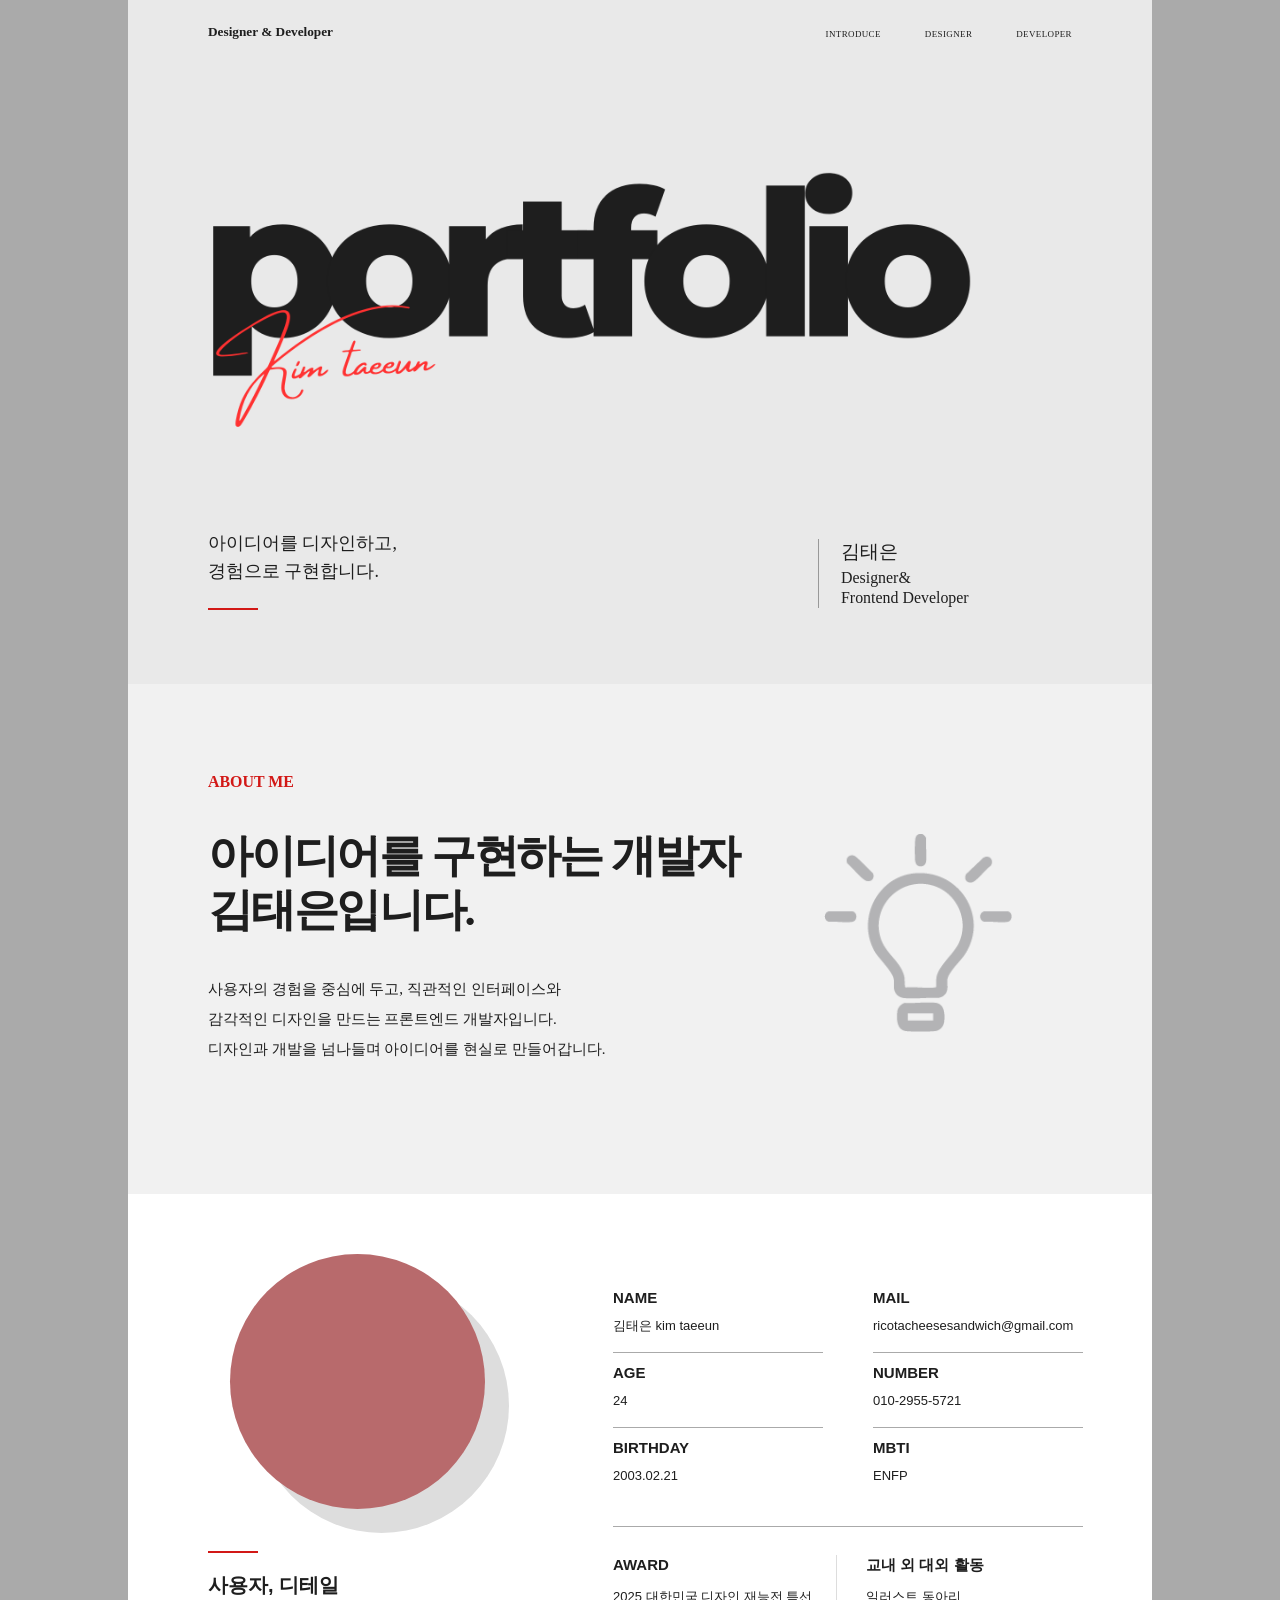
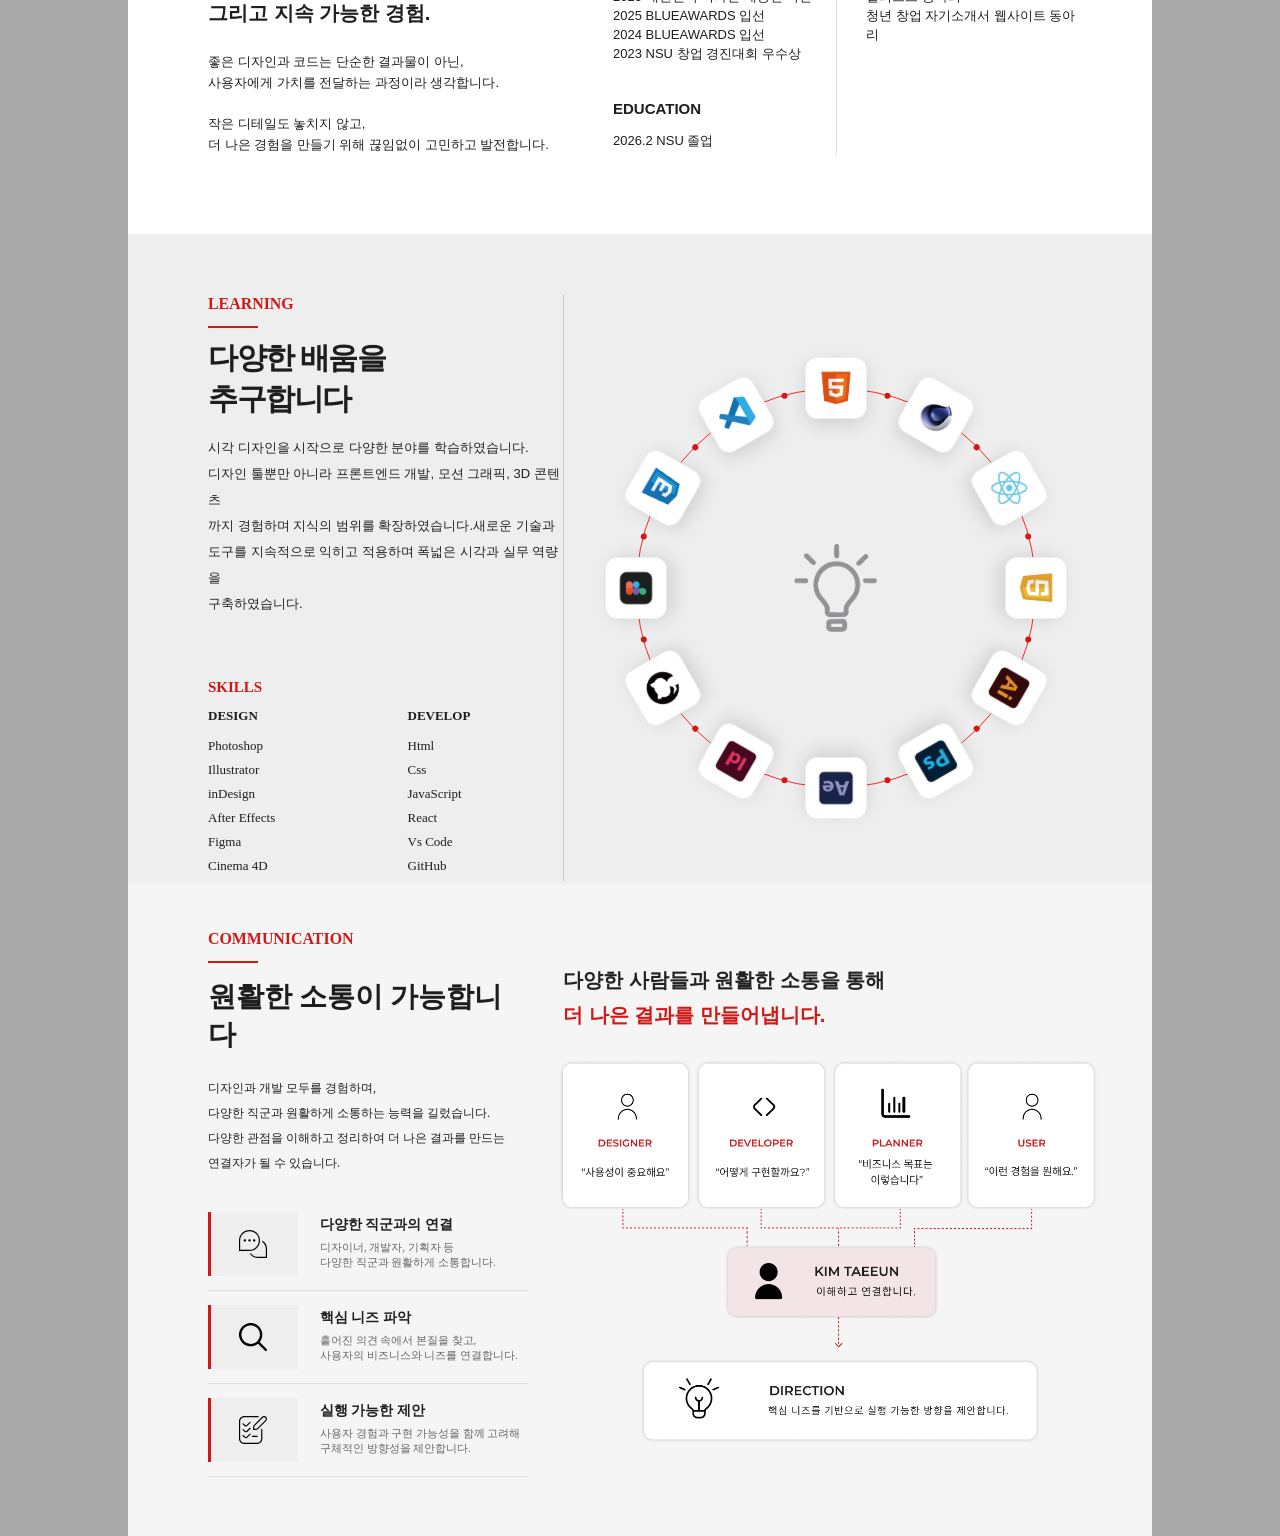
<file: index.html>
<!doctype html>
<html lang="ko">
  <head>
    <meta charset="UTF-8" />
    <meta name="viewport" content="width=device-width, initial-scale=1.0" />
    <title>Kim Taeeun Portfolio</title>
    <link rel="stylesheet" href="indexstyle.css" />
  </head>

  <body>
    <div class="page">
      <header class="site-header">
        <h1 class="logo">
          <a href="./index.html">Designer & Developer</a>
        </h1>
        <input type="checkbox" id="menu-toggle" hidden />

        <label for="menu-toggle" class="mobile-menu-btn" aria-label="메뉴 열기">
          <span></span>
        </label>
        <nav class="site-nav"></nav>
        <nav class="site-nav" aria-label="주요 메뉴">
          <ul>
            <li><a href="./index.html">INTRODUCE</a></li>
            <li><a href="./design.html">DESIGNER</a></li>
            <li><a href="./developer.html">DEVELOPER</a></li>
          </ul>
        </nav>
      </header>

      <main>
        <section class="hero">
          <img
            src="img\main_title.png"
            alt="portfolio Kim Taeeun"
            class="hero__img"
          />
          <p class="hero__copy">
            아이디어를 디자인하고,<br />
            경험으로 구현합니다.
          </p>

          <section class="hero__profile" aria-label="프로필 요약">
            <h2>김태은</h2>
            <p>Designer&amp;<br />Frontend Developer</p>
          </section>
        </section>

        <section class="about">
          <div class="about__text">
            <p class="about-label">ABOUT ME</p>

            <h2>
              아이디어를 구현하는 개발자<br />
              김태은입니다.
            </h2>

            <p>
              사용자의 경험을 중심에 두고, 직관적인 인터페이스와<br />
              감각적인 디자인을 만드는 프론트엔드 개발자입니다.<br />
              디자인과 개발을 넘나들며 아이디어를 현실로 만들어갑니다.
            </p>
          </div>

          <img src="img/off.webp" alt="전구 아이콘" class="about__icon" />
        </section>

        <section class="profile-section">
          <div class="profile-section__left">
            <div class="circle-deco"></div>

            <p class="red-line"></p>

            <h2>
              사용자, 디테일<br />
              그리고 지속 가능한 경험.
            </h2>

            <p>
              좋은 디자인과 코드는 단순한 결과물이 아닌,<br />
              사용자에게 가치를 전달하는 과정이라 생각합니다.
            </p>

            <p>
              작은 디테일도 놓치지 않고,<br />
              더 나은 경험을 만들기 위해 끊임없이 고민하고 발전합니다.
            </p>
          </div>

          <div class="profile-section__right">
            <section class="information">
              <h2 class="blind">Profile</h2>

              <dl>
                <div>
                  <dt>NAME</dt>
                  <dd>김태은 kim taeeun</dd>
                </div>

                <div>
                  <dt>MAIL</dt>
                  <dd>ricotacheesesandwich@gmail.com</dd>
                </div>

                <div>
                  <dt>AGE</dt>
                  <dd>24</dd>
                </div>

                <div>
                  <dt>NUMBER</dt>
                  <dd>010-2955-5721</dd>
                </div>

                <div>
                  <dt>BIRTHDAY</dt>
                  <dd>2003.02.21</dd>
                </div>

                <div>
                  <dt>MBTI</dt>
                  <dd>ENFP</dd>
                </div>
              </dl>
            </section>

            <section class="experience">
              <h2 class="blind">Experience</h2>

              <div class="experience-left">
                <article>
                  <h3>AWARD</h3>
                  <ul>
                    <li>2025 대한민국 디자인 재능전 특선</li>
                    <li>2025 BLUEAWARDS 입선</li>
                    <li>2024 BLUEAWARDS 입선</li>
                    <li>2023 NSU 창업 경진대회 우수상</li>
                  </ul>
                </article>

                <article>
                  <h3>EDUCATION</h3>
                  <p>2026.2 NSU 졸업</p>
                </article>
              </div>

              <div class="experience-right">
                <article>
                  <h3>교내 외 대외 활동</h3>
                  <ul>
                    <li>일러스트 동아리</li>
                    <li>청년 창업 자기소개서 웹사이트 동아리</li>
                  </ul>
                </article>
              </div>
            </section>
          </div>
        </section>

        <section class="learning-section">
          <div class="learning-section__left">
            <p class="section-label">LEARNING</p>

            <h2>
              다양한 배움을<br />
              추구합니다
            </h2>

            <p>
              시각 디자인을 시작으로 다양한 분야를 학습하였습니다.<br />
              디자인 툴뿐만 아니라 프론트엔드 개발, 모션 그래픽, 3D 콘텐츠<br />
              까지 경험하며 지식의 범위를 확장하였습니다.새로운 기술과 <br />
              도구를 지속적으로 익히고 적용하며 폭넓은 시각과 실무 역량을 <br />
              구축하였습니다.
            </p>

            <section class="skills">
              <h3>SKILLS</h3>

              <div class="skills__list">
                <article>
                  <h4>DESIGN</h4>
                  <ul>
                    <li>Photoshop</li>
                    <li>Illustrator</li>
                    <li>inDesign</li>
                    <li>After Effects</li>
                    <li>Figma</li>
                    <li>Cinema 4D</li>
                  </ul>
                </article>

                <article>
                  <h4>DEVELOP</h4>
                  <ul>
                    <li>Html</li>
                    <li>Css</li>
                    <li>JavaScript</li>
                    <li>React</li>
                    <li>Vs Code</li>
                    <li>GitHub</li>
                  </ul>
                </article>
              </div>
            </section>
          </div>

          <section class="tool-orbit" aria-label="사용 가능 툴">
            <div class="orbit-area">
              <div class="orbit-line"></div>
              <div class="orbit-dots">
                <span></span>
                <span></span>
                <span></span>
                <span></span>
                <span></span>
                <span></span>
                <span></span>
                <span></span>
                <span></span>
                <span></span>
                <span></span>
                <span></span>
              </div>
              <ul class="tool-list">
                <li class="tool-item">
                  <div class="tool-card">
                    <img src="img/html.png" alt="HTML" />
                  </div>
                </li>
                <li class="tool-item">
                  <div class="tool-card">
                    <img src="img/cinema4d.png" alt="Cinema 4D" />
                  </div>
                </li>
                <li class="tool-item">
                  <div class="tool-card">
                    <img src="img/react.png" alt="React" />
                  </div>
                </li>
                <li class="tool-item">
                  <div class="tool-card">
                    <img src="img/js.png" alt="JavaScript" />
                  </div>
                </li>
                <li class="tool-item">
                  <div class="tool-card">
                    <img src="img/illrstration.png" alt="Illustrator" />
                  </div>
                </li>
                <li class="tool-item">
                  <div class="tool-card">
                    <img src="img/photoshop.png" alt="Photoshop" />
                  </div>
                </li>
                <li class="tool-item">
                  <div class="tool-card">
                    <img src="img/afftereffect.png" alt="After Effects" />
                  </div>
                </li>
                <li class="tool-item">
                  <div class="tool-card">
                    <img src="img/indesign.png" alt="InDesign" />
                  </div>
                </li>
                <li class="tool-item">
                  <div class="tool-card">
                    <img src="img/github.png" alt="GitHub" />
                  </div>
                </li>
                <li class="tool-item">
                  <div class="tool-card">
                    <img src="img/figma.png" alt="Figma" />
                  </div>
                </li>
                <li class="tool-item">
                  <div class="tool-card">
                    <img src="img/css.png" alt="CSS" />
                  </div>
                </li>
                <li class="tool-item">
                  <div class="tool-card">
                    <img src="img/vscode.png" alt="VS Code" />
                  </div>
                </li>
              </ul>

              <button
                class="idea-button"
                type="button"
                aria-label="아이디어 전구"
              >
                <img class="bulb-off" src="img/off.webp" alt="" />
                <img class="bulb-on" src="img/on.webp" alt="" />
              </button>
            </div>
          </section>
        </section>

        <section class="communication-section">
          <div class="communication-section__left">
            <p class="section-label">COMMUNICATION</p>

            <h2>원활한 소통이 가능합니다</h2>

            <p>
              디자인과 개발 모두를 경험하며,<br />
              다양한 직군과 원활하게 소통하는 능력을 길렀습니다.<br />
              다양한 관점을 이해하고 정리하여 더 나은 결과를 만드는<br />
              연결자가 될 수 있습니다.
            </p>

            <section class="communication-list" aria-label="소통 역량">
              <article>
                <img src="img\user_experience.svg" alt="말풍선아이콘" />
                <div>
                  <h3>다양한 직군과의 연결</h3>
                  <p>
                    디자이너, 개발자, 기획자 등<br />
                    다양한 직군과 원활하게 소통합니다.
                  </p>
                </div>
              </article>

              <article>
                <img src="img\seo_accessibility.svg" alt="검색아이콘" />
                <div>
                  <h3>핵심 니즈 파악</h3>
                  <p>
                    흩어진 의견 속에서 본질을 찾고,<br />
                    사용자의 비즈니스와 니즈를 연결합니다.
                  </p>
                </div>
              </article>

              <article>
                <img src="img\actionable_suggestions.svg" alt="체크리스트" />
                <div>
                  <h3>실행 가능한 제안</h3>
                  <p>
                    사용자 경험과 구현 가능성을 함께 고려해<br />
                    구체적인 방향성을 제안합니다.
                  </p>
                </div>
              </article>
            </section>
          </div>

          <section class="collaboration-flow">
            <div class="flow-title">
              <h3>다양한 사람들과 원활한 소통을 통해</h3>
              <p>더 나은 결과를 만들어냅니다.</p>
            </div>
            <img class="flow-img" src="img/Frame 44.png" alt="소통 흐름도" />
          </section>
        </section>
      </main>
    </div>
  </body>
</html>
</file>
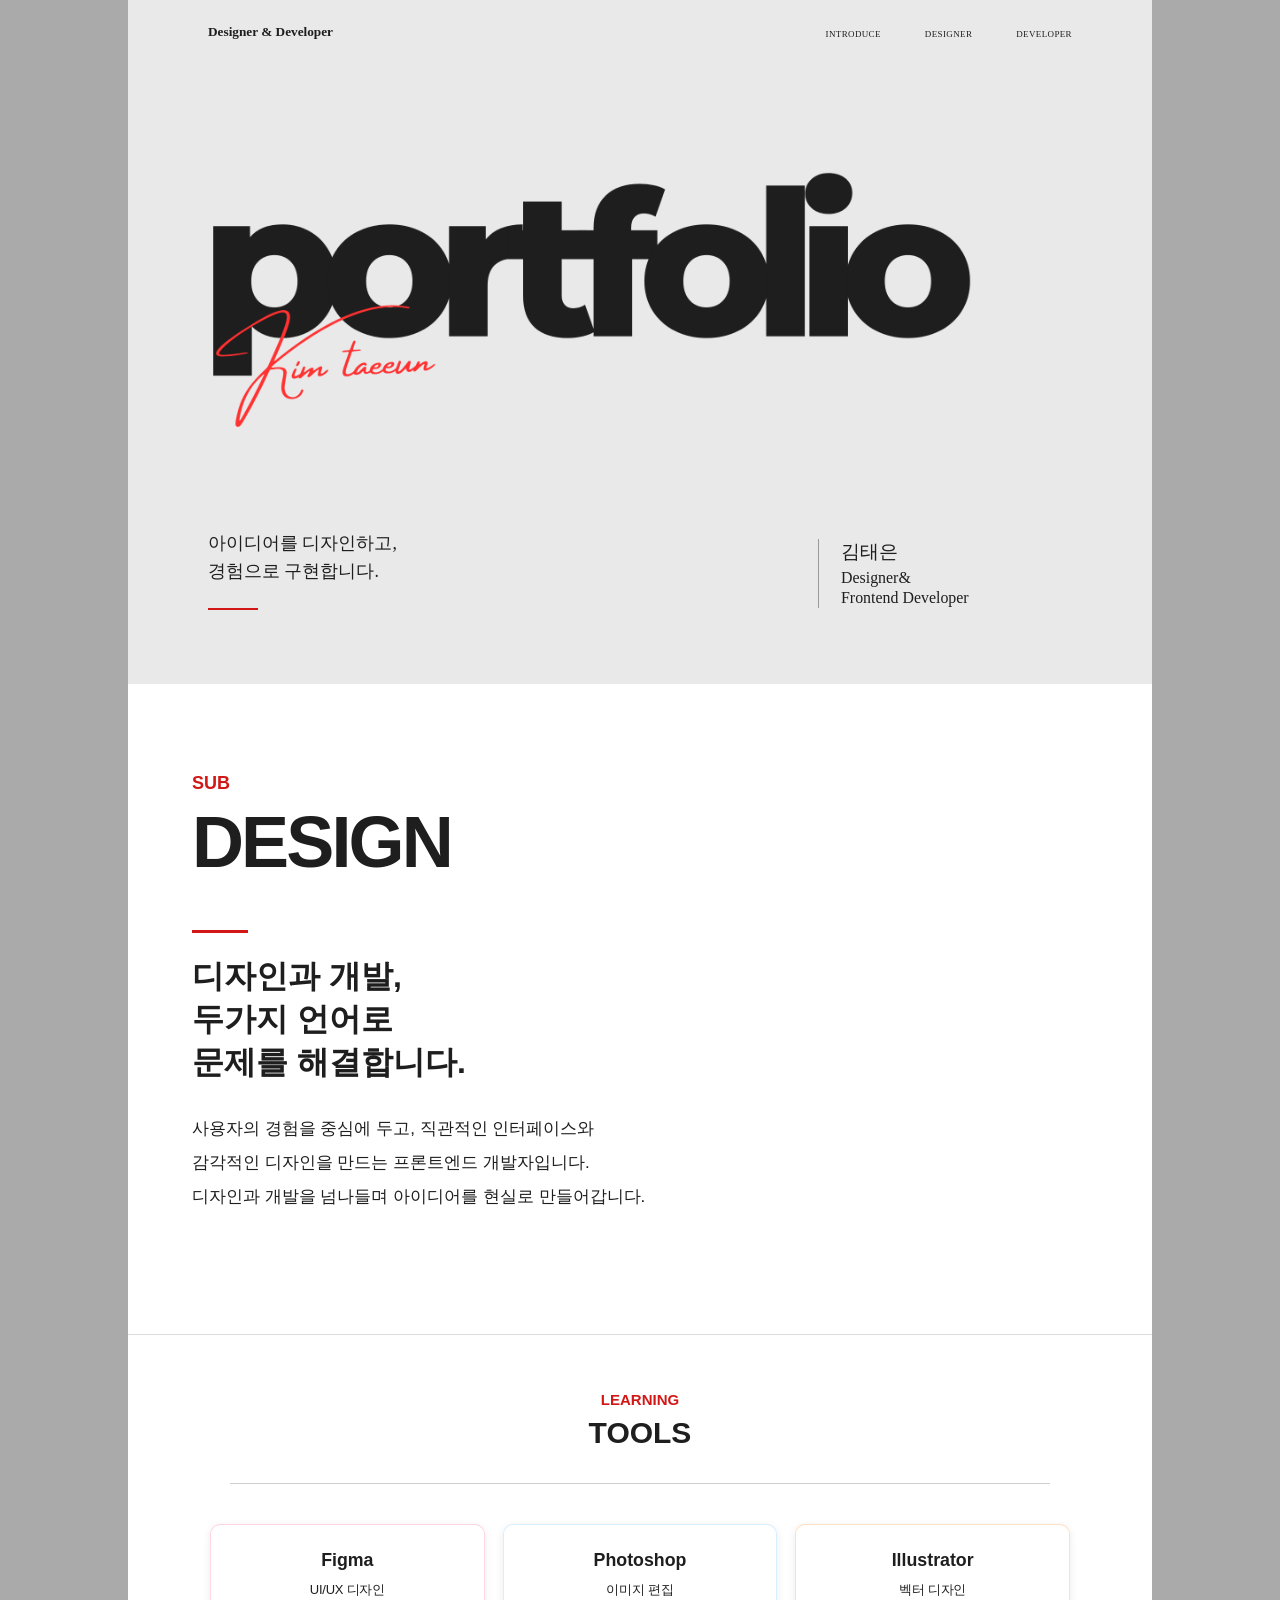
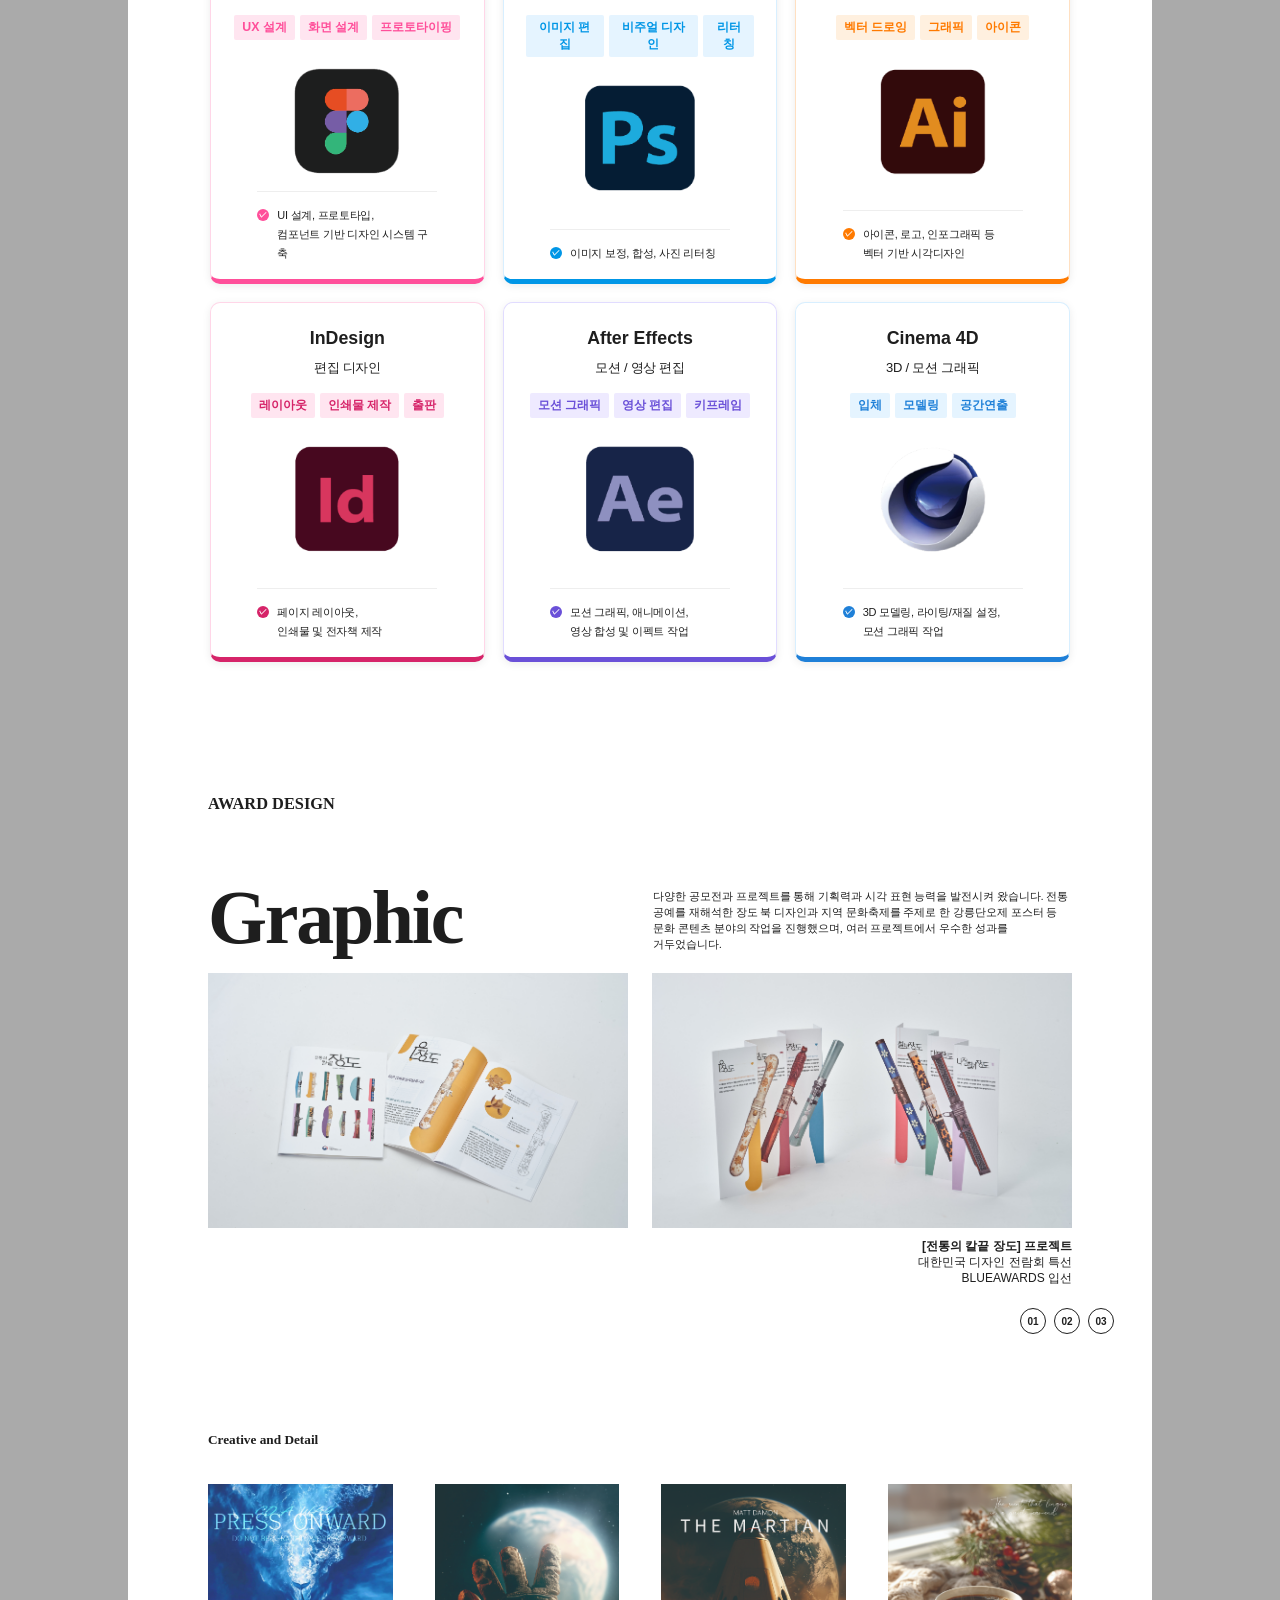
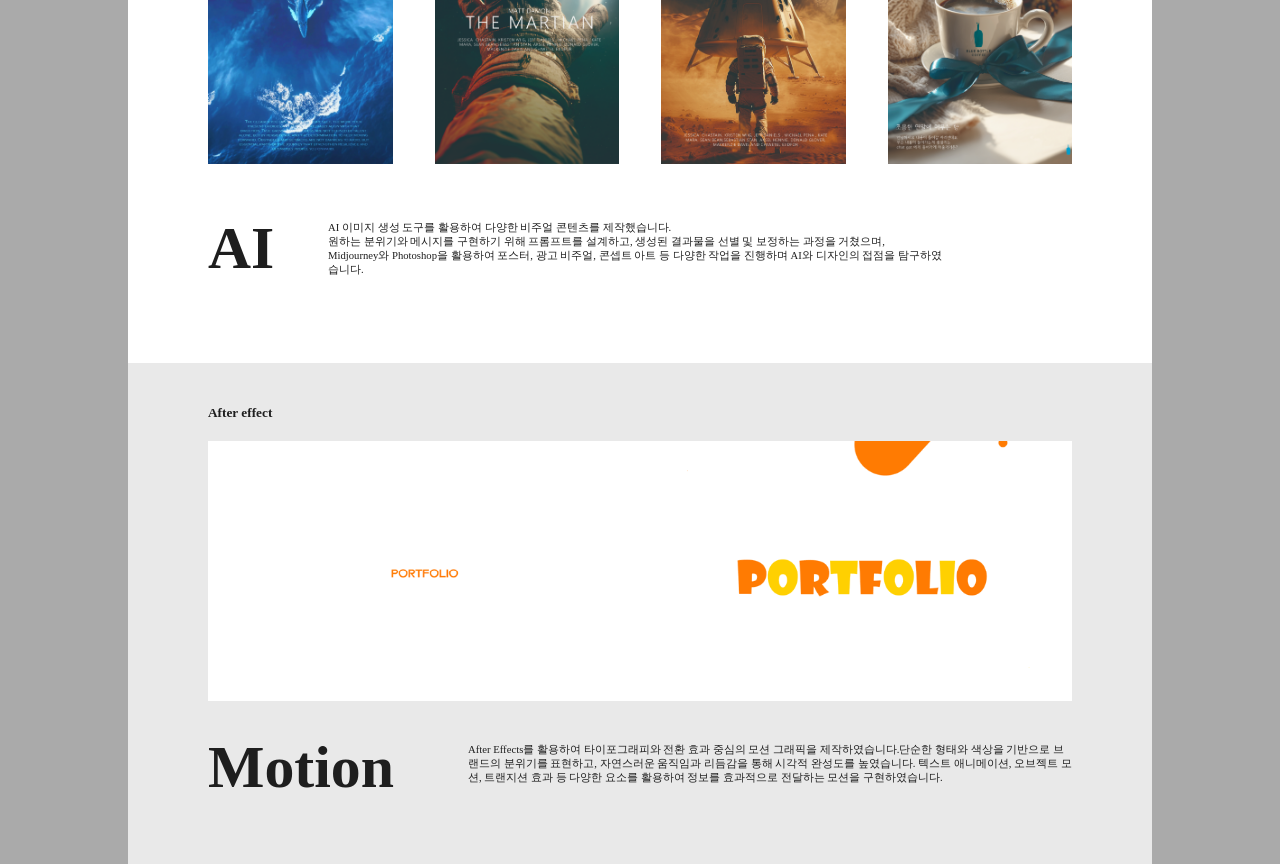
<file: design.html>
<!doctype html>
<html lang="ko">
  <head>
    <meta charset="UTF-8" />
    <meta name="viewport" content="width=device-width, initial-scale=1.0" />
    <title>Kim Taeeun Portfolio</title>
    <link rel="stylesheet" href="design.css" />
  </head>
  <body>
    <!-- 헤더 -->
    <div class="page">
      <header class="site-header">
        <input type="checkbox" id="menu-toggle" hidden />
        <h1 class="logo">
          <a href="./index.html">Designer & Developer</a>
        </h1>
        <label for="menu-toggle" class="mobile-menu-btn" aria-label="메뉴 열기">
          <span></span>
        </label>
        <nav class="site-nav" aria-label="주요 메뉴">
          <ul>
            <li><a href="./index.html">INTRODUCE</a></li>
            <li><a href="./design.html">DESIGNER</a></li>
            <li><a href="./developer.html">DEVELOPER</a></li>
          </ul>
        </nav>
      </header>

      <main>
        <section class="hero">
          <img
            src="img\main_title.png"
            alt="portfolio Kim Taeeun"
            class="hero__img"
          />
          <p class="hero__copy">
            아이디어를 디자인하고,<br />
            경험으로 구현합니다.
          </p>

          <section class="hero__profile" aria-label="프로필 요약">
            <h2>김태은</h2>
            <p>Designer&amp;<br />Frontend Developer</p>
          </section>
        </section>

        <section class="design-intro">
          <p class="section-label">SUB</p>
          <h2>DESIGN</h2>

          <article>
            <h3>
              디자인과 개발,<br />
              두가지 언어로<br />
              문제를 해결합니다.
            </h3>

            <p>
              사용자의 경험을 중심에 두고, 직관적인 인터페이스와<br />
              감각적인 디자인을 만드는 프론트엔드 개발자입니다.<br />
              디자인과 개발을 넘나들며 아이디어를 현실로 만들어갑니다.
            </p>
          </article>
        </section>

        <!-- 다루는 도구 -->
        <section class="tools-section">
          <p class="section-label">LEARNING</p>
          <h2>TOOLS</h2>

          <ul class="tool-card-list">
            <li>
              <article>
                <h3>Figma</h3>
                <p class="tool-subtitle">UI/UX 디자인</p>

                <ul class="tag-list">
                  <li>UX 설계</li>
                  <li>화면 설계</li>
                  <li>프로토타이핑</li>
                </ul>

                <img src="img/figma.png" alt="Figma 로고" />

                <div class="tool-desc">
                  <span class="check-icon"></span>
                  <p>
                    UI 설계, 프로토타입,<br />컴포넌트 기반 디자인 시스템 구축
                  </p>
                </div>
              </article>
            </li>

            <li>
              <article>
                <h3>Photoshop</h3>
                <p class="tool-subtitle">이미지 편집</p>

                <ul class="tag-list">
                  <li>이미지 편집</li>
                  <li>비주얼 디자인</li>
                  <li>리터칭</li>
                </ul>

                <img src="img/photoshop.png" alt="Photoshop 로고" />

                <div class="tool-desc">
                  <span class="check-icon"></span>
                  <p>이미지 보정, 합성, 사진 리터칭</p>
                </div>
              </article>
            </li>

            <li>
              <article>
                <h3>Illustrator</h3>
                <p class="tool-subtitle">벡터 디자인</p>

                <ul class="tag-list">
                  <li>벡터 드로잉</li>
                  <li>그래픽</li>
                  <li>아이콘</li>
                </ul>

                <img src="img/illrstration.png" alt="Illustrator 로고" />

                <div class="tool-desc">
                  <span class="check-icon"></span>
                  <p>아이콘, 로고, 인포그래픽 등<br />벡터 기반 시각디자인</p>
                </div>
              </article>
            </li>

            <li>
              <article>
                <h3>InDesign</h3>
                <p class="tool-subtitle">편집 디자인</p>

                <ul class="tag-list">
                  <li>레이아웃</li>
                  <li>인쇄물 제작</li>
                  <li>출판</li>
                </ul>

                <img src="img/indesign.png" alt="InDesign 로고" />

                <div class="tool-desc">
                  <span class="check-icon"></span>
                  <p>페이지 레이아웃,<br />인쇄물 및 전자책 제작</p>
                </div>
              </article>
            </li>

            <li>
              <article>
                <h3>After Effects</h3>
                <p class="tool-subtitle">모션 / 영상 편집</p>

                <ul class="tag-list">
                  <li>모션 그래픽</li>
                  <li>영상 편집</li>
                  <li>키프레임</li>
                </ul>

                <img src="img/afftereffect.png" alt="After Effects 로고" />

                <div class="tool-desc">
                  <span class="check-icon"></span>
                  <p>모션 그래픽, 애니메이션,<br />영상 합성 및 이펙트 작업</p>
                </div>
              </article>
            </li>

            <li>
              <article>
                <h3>Cinema 4D</h3>
                <p class="tool-subtitle">3D / 모션 그래픽</p>

                <ul class="tag-list">
                  <li>입체</li>
                  <li>모델링</li>
                  <li>공간연출</li>
                </ul>

                <img src="img/cinema4d.png" alt="Cinema 4D 로고" />

                <div class="tool-desc">
                  <span class="check-icon"></span>
                  <p>3D 모델링, 라이팅/재질 설정,<br />모션 그래픽 작업</p>
                </div>
              </article>
            </li>
          </ul>
        </section>

        <!-- 내가 작업한 작업물 그래픽 -->

        <section class="award-section">
          <nav class="award-nav" aria-label="Award project page navigation">
            <a href="#award-page-1">01</a>
            <a href="#award-page-2">02</a>
            <a href="#award-page-3">03</a>
          </nav>

          <div class="award-scroll">
            <!-- PAGE 01 -->
            <article id="award-page-1" class="award-panel award-page-1">
              <p class="award-label">AWARD DESIGN</p>

              <div class="award-title-area">
                <h2>Graphic</h2>

                <p>
                  다양한 공모전과 프로젝트를 통해 기획력과 시각 표현 능력을
                  발전시켜 왔습니다. 전통 공예를 재해석한 장도 북 디자인과 지역
                  문화축제를 주제로 한 강릉단오제 포스터 등 문화 콘텐츠 분야의
                  작업을 진행했으며, 여러 프로젝트에서 우수한 성과를
                  거두었습니다.
                </p>
              </div>

              <div class="award-book-area">
                <article class="award-card">
                  <img
                    src="img\jangdo-book.jpg"
                    alt="전통의 칼끝 장도 책자 이미지"
                  />
                </article>

                <article class="award-card">
                  <img
                    src="img\jangdo-poster.jpg"
                    alt="전통의 칼끝 장도 전시물 이미지"
                  />

                  <p class="award-caption">
                    <strong>[전통의 칼끝 장도] 프로젝트</strong><br />
                    대한민국 디자인 전람회 특선<br />
                    BLUEAWARDS 입선
                  </p>
                </article>
              </div>
            </article>

            <!-- PAGE 02 -->
            <article id="award-page-2" class="award-panel award-page-2">
              <div class="award-display-area">
                <p class="award-label page-2-label">AWARD DESIGN</p>

                <div class="page-2-empty"></div>

                <article class="award-display-card">
                  <img
                    src="img\jangdo-package.jpg"
                    alt="전통의 칼끝 장도 전체 전시 이미지"
                  />
                </article>

                <article class="award-poster-card">
                  <img
                    src="img\danoje_poster.jpg"
                    alt="2025 강릉단오제 행사 포스터"
                  />

                  <p class="award-caption">
                    <strong>[2025 강릉단오제] 행사 포스터</strong><br />
                    BLUEAWARD 입선
                  </p>
                </article>
              </div>
            </article>

            <!-- PAGE 03 -->
            <article id="award-page-3" class="award-panel award-page-3">
              <div class="award-summary">
                <h2>
                  Project<br />
                  Summary
                </h2>

                <p class="summary-intro">
                  다양한 프로젝트를 경험하며 쌓아온 디자인입니다.<br />
                  항상 새로운 시도를 즐기며 더 나은 결과물을 만들어내기 위해<br />
                  끊임없이 배우고 있습니다.
                </p>

                <ul>
                  <li>
                    <strong>[전통의 칼끝 장도] 프로젝트</strong>

                    <p>
                      한국의 전통 문화 유산 장도를 주제로 실제로 한국에서 활동
                      중이신 장인분의 도움을 받아 책과 리플렛, 관련 굿즈들을
                      제작하여 전시하였습니다. 대한민국 디자인 전람회 특선,
                      BLUEAWARDS 입선이라는 좋은 결과를 만들어낼 수 있었습니다.
                    </p>
                  </li>

                  <li>
                    <strong>[2025 강릉단오제] 행사 포스터</strong>

                    <p>
                      2025 강릉 단오제 홍보 포스터를 일러스트로 제작하였습니다.
                      팀원과 협업 하에 일러스트부터 타이포그래피까지 단오제에
                      어울리는 그래픽을 만들고자 하였으며, BLUEAWARD에서
                      입선이라는 좋은 결과를 만들어낼 수 있었습니다.
                    </p>
                  </li>
                </ul>
              </div>
            </article>
          </div>
        </section>
        <!-- ai포스터 -->
        <section id="ai-design">
          <h2>Creative and Detail</h2>

          <ul>
            <li>
              <figure>
                <img
                  src="img\ai-poster-1.jpg"
                  alt="푸른 물속 분위기의 AI 포스터"
                />
              </figure>
            </li>

            <li>
              <figure>
                <img
                  src="img\ai-poster-2.jpg"
                  alt="우주복을 입은 인물의 AI 포스터"
                />
              </figure>
            </li>

            <li>
              <figure>
                <img
                  src="img\ai-poster-3.jpg"
                  alt="빛이 많은 거리 속 인물 AI 포스터"
                />
              </figure>
            </li>

            <li>
              <figure>
                <img
                  src="img\ai-poster-4.jpg"
                  alt="화성 배경의 SF 분위기 AI 포스터"
                />
              </figure>
            </li>
          </ul>

          <article>
            <h3>AI</h3>
            <p>
              AI 이미지 생성 도구를 활용하여 다양한 비주얼 콘텐츠를
              제작했습니다. <br />원하는 분위기와 메시지를 구현하기 위해
              프롬프트를 설계하고, 생성된 결과물을 선별 및 보정하는 과정을
              거쳤으며,<br />
              Midjourney와 Photoshop을 활용하여 포스터, 광고 비주얼, 콘셉트 아트
              등 다양한 작업을 진행하며 AI와 디자인의 접점을 탐구하였습니다.
            </p>
          </article>
        </section>
        <!-- 모션그래픽 -->
        <section class="motion-section">
          <p class="motion-label">After effect</p>

          <div class="motion-gallery">
            <img
              src="img\after_effects_design_31.gif"
              alt="포트폴리오 모션 그래픽 미리보기 화면"
            />
            <img
              src="img\motion_graphics_intro_32.gif"
              alt="포트폴리오 모션 그래픽 미리보기 화면"
            />
          </div>

          <div class="motion-info">
            <h2>Motion</h2>

            <p>
              After Effects를 활용하여 타이포그래피와 전환 효과 중심의 모션
              그래픽을 제작하였습니다.단순한 형태와 색상을 기반으로 브랜드의
              분위기를 표현하고, 자연스러운 움직임과 리듬감을 통해 시각적
              완성도를 높였습니다. 텍스트 애니메이션, 오브젝트 모션, 트랜지션
              효과 등 다양한 요소를 활용하여 정보를 효과적으로 전달하는 모션을
              구현하였습니다.
            </p>
          </div>
        </section>
      </main>
    </div>
  </body>
</html>
</file>
<file: indexstyle.css>
* {
  box-sizing: border-box;
}

html {
  scroll-behavior: smooth;
}

body {
  margin: 0;
  background: #aaa;
  color: #222;
  font-family: "Pretendard", "Noto Sans KR", Arial, sans-serif;
}

a {
  color: inherit;
  text-decoration: none;
}

ul {
  margin: 0;
  padding: 0;
  list-style: none;
}

img {
  display: block;
}

.page {
  width: 1024px;
  margin: 0 auto;
  background: #fff;
  overflow: hidden;
}

.blind {
  position: absolute;
  width: 1px;
  height: 1px;
  overflow: hidden;
  clip-path: inset(50%);
}

.section-label {
  margin: 0;
  color: #d21816;
  leading-trim: both;
  text-edge: cap;
  font-family: Montserrat;
  font-size: 15.927px;
  font-style: normal;
  font-weight: 700;
  line-height: 19.75px;
}

.section-label::after {
  content: "";
  display: block;
  width: 50px;
  height: 2.134px;
  margin-top: 12px;
  background: #d21816;
}

/* HEADER */
/* 디자인,디벨롭로고 */
.site-header {
  width: 1024px;
  height: 64px;
  padding: 0 80px;
  display: flex;
  justify-content: space-between;
  align-items: center;
  background: #e9e9e9;
}

.logo {
  color: #1e1e1e;
  leading-trim: both;
  text-edge: cap;
  font-family: Montserrat;
  font-size: 13.277px;
  font-style: normal;
  font-weight: 700;
  line-height: normal;
}
/* 메뉴 */
.site-nav ul {
  display: flex;
  gap: 44px;

  color: #1e1e1e;
  font-family: Montserrat;
  font-size: 15px;
  font-weight: 400;
  line-height: normal;

  list-style: none;
  margin: 0;
  padding: 0;
}

/* 링크 */
.site-nav a {
  position: relative;
  display: inline-block;

  color: #1e1e1e;
  font-size: 9px;
  letter-spacing: 0.04em;
  text-decoration: none;

  transition: color 0.3s ease;
}

/* 밑줄 */
.site-nav a::after {
  content: "";

  position: absolute;
  left: -4px;
  bottom: -10px;
  width: calc(100% + 8px);
  height: 2px;

  background: #d21816;

  transform: scaleX(0);
  transform-origin: left center;

  transition: transform 0.3s ease;
}

/* Hover */
.site-nav a:hover {
  color: #d21816;
}

.site-nav a:hover::after {
  transform: scaleX(1);
}
/* HERO */
/* 메인 전체관련 */
.hero {
  position: relative;
  width: 100%;
  height: 620px;
  background: #e9e9e9;
  overflow: hidden;
}
/* 포폴타이틀 */
.hero__img {
  position: absolute;
  left: 25px;
  top: -160px;
  width: 850px;
  height: 720px;
  aspect-ratio: 85 / 29;
  object-fit: contain;
  transform: none;
  z-index: 1;
}
/* 포폴글자 */
.hero__copy {
  position: absolute;
  left: 80px;
  top: 465px;
  margin: 0;
  z-index: 2;
  color: #1e1e1e;
  leading-trim: both;
  text-edge: cap;
  font-family: Montserrat;
  font-size: 17.786px;
  font-weight: 400;
  line-height: 28.457px;
}
/* 글자 아래 붉은선 */
.hero__copy::after {
  content: "";
  display: block;
  width: 50px;
  height: 2.134px;
  margin-top: 22px;
  background: #d21816;
}
/* 명함전체/선 */
.hero__profile {
  position: absolute;
  left: 690px;
  top: 475px;

  padding-left: 22px;
  border-left: 1px solid #999;
  z-index: 2;
}
/* 명함이름 */
.hero__profile h2 {
  margin: 0 0 4px;
  color: #1e1e1e;
  leading-trim: both;
  text-edge: cap;
  font-family: Montserrat;
  font-size: 19.113px;
  font-style: normal;
  font-weight: 500;
  line-height: 25.484px;
}
/* 명함설명 */
.hero__profile p {
  margin: 0;
  color: #1e1e1e;
  leading-trim: both;
  text-edge: cap;
  font-family: Montserrat;
  font-size: 15.927px;
  font-style: normal;
  font-weight: 400;
  line-height: 19.75px;
}

/* ABOUT */
/* 어바웃 전체 */
.about {
  position: relative;
  height: 510px;
  padding: 72px 80px;
  background: #f1f1f1;
}
/* about me */
/* 라벨명을 다른 애들과 다르게 별개로 해둠. 다른 건 section으로 설정함 */
.about-label {
  color: #d21816;
  leading-trim: both;
  text-edge: cap;
  font-family: Montserrat;
  font-size: 15.927px;
  font-style: normal;
  font-weight: 700;
  line-height: 19.75px;
}

/* 아이디어를 구현하는 개발자 김태은입니다. */
.about h2 {
  margin: 92px -10 42px;
  color: #1e1e1e;
  leading-trim: both;
  text-edge: cap;
  font-family: Montserrat;
  font-size: 45px;
  font-style: normal;
  font-weight: 700;
  line-height: 1.2;
  letter-spacing: -0.05em;
}

/* 어바웃 관련 설명 */
.about p:not(.about-label) {
  margin: 0;
  color: #1e1e1e;
  leading-trim: both;
  text-edge: cap;
  font-family: Montserrat;
  font-size: 15px;
  font-weight: 400;
  line-height: 2;
}

/* 전구아이콘 */
.about__icon {
  position: absolute;
  right: 140px;
  top: 150px;
  width: 188px;
  opacity: 0.65;
}

/* PROFILE */
/* 포폴 전체 */
.profile-section {
  height: 640px;
  padding: 60px 80px;
  display: grid;
  grid-template-columns: 360px 470px;
  gap: 45px;
  background: #fff;
}

/* 원형 얼굴 */
.circle-deco {
  width: 255px;
  height: 255px;
  margin: 0 0 42px 22px;
  background: #b86a6c;
  border-radius: 50%;
  box-shadow: 24px 24px 0 #ddd;
}

/* 붉은선 */
.red-line {
  width: 50px;
  height: 2.134px;
  margin: 0 0 18px;
  background: #d21816;
}

/* 사용자, 디테일, 그리고 지속 가능한 경험 */
.profile-section__left h2 {
  margin: 0 0 24px;
  color: #1e1e1e;
  font-family: Montserrat, sans-serif;
  font-size: 20px;
  font-weight: 600;
  line-height: 28px;
}

/* 설명내용 */
.profile-section__left p:not(.red-line) {
  margin: 0 0 20px;
  color: #1e1e1e;
  font-family: Montserrat, sans-serif;
  font-size: 13px;
  font-weight: 400;
  line-height: 21px;
}

/* 오른쪽 영역 */
.profile-section__right {
  width: 470px;
}
/* 정보 레이아웃 */
.information dl {
  display: grid;
  grid-template-columns: 1fr 1fr;
  column-gap: 50px;
  row-gap: 18px;
  margin: 24px 0px 42px;
}
/* NAME, MAIL에는 위 선 없음 */
.information div {
  padding-top: 12px;
}
/* AGE부터 위 선 */
.information div:nth-child(n + 3) {
  border-top: 1px solid #aaa;
}
/* 정보 제목 */
.information dt {
  color: #1e1e1e;
  font-family: Montserrat, sans-serif;
  font-size: 15px;
  font-weight: 600;
  line-height: 16px;
}

/* 정보 내용 */
.information dd {
  margin: 12px 0 0;
  color: #1e1e1e;
  font-family: Montserrat, sans-serif;
  font-size: 13px;
  font-weight: 400;
  line-height: 16px;
}

/* 경험 영역 */
.experience {
  border-top: 1px solid #aaa;
  padding-top: 28px;

  display: grid;
  grid-template-columns: 1fr 1fr;
  column-gap: 36px;
}
.experience-left {
  padding-right: 0;
}
/* 중앙선 */
.experience-right {
  position: relative;
  padding-left: 0px;
}
.experience-right::before {
  content: "";
  position: absolute;
  left: -30px;
  top: 0;

  width: 1px;
  height: 200px;
  background: #ddd;
}
.experience-left article + article {
  margin-top: 36px;
}
/* 경험 제목 */
.experience h3 {
  margin: 0 0 12px;
  color: #1e1e1e;
  font-family: Montserrat, sans-serif;
  font-size: 15px;
  font-weight: 600;
  line-height: 20px;
}

/* 경험 내용 */
.experience li,
.experience p {
  margin: 0;
  color: #1e1e1e;
  font-family: Montserrat, sans-serif;
  font-size: 13px;
  font-weight: 400;
  line-height: 19px;
}

/* LEARNING */
/* 기본적틀 */
.learning-section {
  height: 650px;
  padding: 60px 80px;
  display: grid;
  grid-template-columns: 355px 1fr;
  gap: 0px;
  background: #eee;
}
/* 다양한 배움 추구 */
.learning-section h2 {
  margin: 10px 0 15px;
  letter-spacing: -0.05em;
  color: #1e1e1e;
  leading-trim: both;
  text-edge: cap;
  font-family: Montserrat;
  font-size: 30px;
  font-style: normal;
  font-weight: 600;
  line-height: normal;
}
/* 설명 */
.learning-section__left > p:not(.section-label) {
  margin: 0;
  font-size: 13px;
  line-height: 2;
}

.skills {
  margin-top: 62px;
}
/* SKLLS */
.skills h3 {
  margin: 0 0 13px;
  color: #d21816;
  leading-trim: both;
  text-edge: cap;
  font-family: Montserrat;
  font-size: 15px;
  font-style: normal;
  font-weight: 600;
  line-height: 16px;
}
/* 스킬 리스트 레이아웃 */
.skills__list {
  display: grid;
  grid-template-columns: 1fr 1fr;
  gap: 44px;
}
/* 디자인 디벨롭퍼 */
.skills h4 {
  margin: 0 0 14px;
  color: #1e1e1e;
  leading-trim: both;
  text-edge: cap;
  font-family: Montserrat;
  font-size: 13px;
  font-style: normal;
  font-weight: 600;
}
/* 스킬 리스트 */
.skills li {
  margin-bottom: 8px;
  color: #1e1e1e;
  leading-trim: both;
  text-edge: cap;
  font-family: Montserrat;
  font-size: 13px;
  font-style: normal;
  font-weight: 400;
}
/* ORBIT */
/* 돌아가는원 */
.tool-orbit {
  display: flex;
  justify-content: center;
  align-items: center;
  border-left: 1px solid #ccc;
  padding-left: 35px;
}
.orbit-area {
  position: relative;
  width: 430px;
  height: 430px;
}

.orbit-line {
  position: absolute;
  left: 50%;
  top: 50%;
  width: 400px;
  height: 400px;
  transform: translate(-50%, -50%);
  border: 1px solid #ff2a2a;
  border-radius: 50%;
  z-index: 0;
}

.tool-list {
  position: absolute;
  left: 50%;
  top: 50%;
  width: 400px;
  height: 400px;
  margin: 0;
  padding: 0;
  transform: translate(-50%, -50%);
  animation: orbit 40s linear infinite;
  z-index: 1;
}
/* 돌아가는점 */
.orbit-dots {
  position: absolute;
  left: 50%;
  top: 50%;

  width: 440px;
  height: 440px;

  transform: translate(-50%, -50%);
  animation: orbit 40s linear infinite;
}

.orbit-dots span {
  position: absolute;
  left: 50%;
  top: 50%;

  width: 6px;
  height: 6px;

  background: #d21816;
  border-radius: 50%;
}
.orbit-dots span:nth-child(1) {
  transform: translate(-50%, -50%) rotate(15deg) translateY(-199px);
}
.orbit-dots span:nth-child(2) {
  transform: translate(-50%, -50%) rotate(45deg) translateY(-199px);
}
.orbit-dots span:nth-child(3) {
  transform: translate(-50%, -50%) rotate(75deg) translateY(-199px);
}
.orbit-dots span:nth-child(4) {
  transform: translate(-50%, -50%) rotate(105deg) translateY(-199px);
}
.orbit-dots span:nth-child(5) {
  transform: translate(-50%, -50%) rotate(135deg) translateY(-199px);
}
.orbit-dots span:nth-child(6) {
  transform: translate(-50%, -50%) rotate(165deg) translateY(-199px);
}
.orbit-dots span:nth-child(7) {
  transform: translate(-50%, -50%) rotate(195deg) translateY(-199px);
}
.orbit-dots span:nth-child(8) {
  transform: translate(-50%, -50%) rotate(225deg) translateY(-199px);
}
.orbit-dots span:nth-child(9) {
  transform: translate(-50%, -50%) rotate(255deg) translateY(-199px);
}
.orbit-dots span:nth-child(10) {
  transform: translate(-50%, -50%) rotate(285deg) translateY(-199px);
}
.orbit-dots span:nth-child(11) {
  transform: translate(-50%, -50%) rotate(315deg) translateY(-199px);
}
.orbit-dots span:nth-child(12) {
  transform: translate(-50%, -50%) rotate(345deg) translateY(-199px);
}
/* 네모상자 */
.tool-item {
  position: absolute;
  left: 50%;
  top: 50%;
  width: 62px;
  height: 62px;
}

.tool-card {
  width: 62px;
  height: 62px;
  background: #fff;
  border-radius: 12px;
  border: 1px solid #eee;
  box-shadow: 0 6px 18px rgba(0, 0, 0, 0.12);
  display: flex;
  justify-content: center;
  align-items: center;
  animation: keep-upright 40s linear infinite;
}
/* 이미지 */
.tool-card img {
  width: 40px;
  height: 40px;
  object-fit: contain;
}

.tool-item:nth-child(1) {
  --angle: 0deg;
  transform: translate(-50%, -50%) rotate(0deg) translateY(-200px);
}
.tool-item:nth-child(2) {
  --angle: 30deg;
  transform: translate(-50%, -50%) rotate(30deg) translateY(-200px);
}
.tool-item:nth-child(3) {
  --angle: 60deg;
  transform: translate(-50%, -50%) rotate(60deg) translateY(-200px);
}
.tool-item:nth-child(4) {
  --angle: 90deg;
  transform: translate(-50%, -50%) rotate(90deg) translateY(-200px);
}
.tool-item:nth-child(5) {
  --angle: 120deg;
  transform: translate(-50%, -50%) rotate(120deg) translateY(-200px);
}
.tool-item:nth-child(6) {
  --angle: 150deg;
  transform: translate(-50%, -50%) rotate(150deg) translateY(-200px);
}
.tool-item:nth-child(7) {
  --angle: 180deg;
  transform: translate(-50%, -50%) rotate(180deg) translateY(-200px);
}
.tool-item:nth-child(8) {
  --angle: 210deg;
  transform: translate(-50%, -50%) rotate(210deg) translateY(-200px);
}
.tool-item:nth-child(9) {
  --angle: 240deg;
  transform: translate(-50%, -50%) rotate(240deg) translateY(-200px);
}
.tool-item:nth-child(10) {
  --angle: 270deg;
  transform: translate(-50%, -50%) rotate(270deg) translateY(-200px);
}
.tool-item:nth-child(11) {
  --angle: 300deg;
  transform: translate(-50%, -50%) rotate(300deg) translateY(-200px);
}
.tool-item:nth-child(12) {
  --angle: 330deg;
  transform: translate(-50%, -50%) rotate(330deg) translateY(-200px);
}
/* 전구버튼 */
.idea-button {
  position: absolute;
  left: 50%;
  top: 50%;
  width: 88px;
  height: 88px;
  transform: translate(-50%, -50%);
  border: none;
  background: transparent;
  padding: 0;
  cursor: pointer;
  z-index: 10;
}
/* 전구이미지 */
.idea-button img {
  position: absolute;
  left: 50%;
  top: 50%;
  width: 88px;
  height: 88px;
  transform: translate(-50%, -50%);
  object-fit: contain;
  transition:
    opacity 0.3s ease,
    filter 0.3s ease;
}

.bulb-off {
  opacity: 1;
}

.bulb-on {
  opacity: 0;
}

.idea-button:hover .bulb-off {
  opacity: 0;
}

.idea-button:hover .bulb-on {
  opacity: 1;
  filter: drop-shadow(0 0 18px #ffd84d);
}

/* 돌아가는 애니메이션 */
@keyframes orbit {
  from {
    transform: translate(-50%, -50%) rotate(0deg);
  }

  to {
    transform: translate(-50%, -50%) rotate(360deg);
  }
}

@keyframes keep-upright {
  from {
    transform: rotate(calc(-1 * var(--angle))) rotate(0deg);
  }

  to {
    transform: rotate(calc(-1 * var(--angle))) rotate(-360deg);
  }
}

/* COMMUNICATION */
/* 전체 */
.communication-section {
  padding: 45px 80px;
  background: #f5f5f5;
  min-height: 500px;
  height: auto;
  display: grid;
  grid-template-columns: 420px 1fr;
  gap: 60px;
  overflow: visible;
}

.communication-section__left {
  width: 320px;
}

.communication-section__left h2 {
  margin: 15px 0 22px;
  color: #1e1e1e;
  leading-trim: both;
  text-edge: cap;
  font-family: Montserrat;
  font-size: 28px;
  font-style: normal;
  font-weight: 700;
  line-height: normal;
}

.communication-section__left > p:not(.section-label) {
  margin: 0;
  color: #1e1e1e;
  leading-trim: both;
  text-edge: cap;
  font-family: Montserrat;
  font-size: 12px;
  font-style: normal;
  font-weight: 400;
  line-height: 25px;
}
/* 왼쪽 리스트 */
.communication-list {
  margin-top: 36px;
}
/* 회색상자 */
.communication-list article {
  position: relative;

  display: grid;
  grid-template-columns: 90px 1fr;
  gap: 22px;
  align-items: center;

  padding: 0 0 14px 0;
  margin-bottom: 14px;

  border-bottom: 1px solid #ddd;
}
/* 붉은선 */
.communication-list article::before {
  content: "";
  position: absolute;
  left: 0;
  top: 0;

  width: 3px;
  height: 64px;

  background: #d21816;
}

.communication-list article > img {
  width: 90px;
  height: 64px;

  padding: 18px;

  background: #eeeeee;
  object-fit: contain;
}

.communication-list h3 {
  margin: 0 0 6px;

  color: #1e1e1e;
  leading-trim: both;
  text-edge: cap;
  font-family: Montserrat;
  font-size: 13.65px;
  font-style: normal;
  font-weight: 600;
  line-height: 16.8px;
}

.communication-list p {
  margin: 0;

  color: #1e1e1e;
  leading-trim: both;
  text-edge: cap;
  font-family: Montserrat;
  font-size: 10.5px;
  font-style: normal;
  font-weight: 400;
  line-height: 15.75px;
  color: #666;
}

/* 오른쪽 플로우 */

.collaboration-flow {
  min-width: 0;
  padding-top: 8px;
  overflow: visible;
}

.collaboration-flow {
  min-width: 0;
  padding-top: 8px;
}

.flow-title h3 {
  margin: 30px -125px 8px;
  font-size: 20px;
}

.flow-title p {
  margin: 0px -125px 0;
  color: #d21816;
  font-size: 20px;
  font-weight: 700;
}
.flow-img {
  width: 600px;
  max-width: none;
  display: block;

  margin-left: -160px;
  margin-top: 10px;
}

/* 상단 카드 */

.role-list {
  display: grid;
  grid-template-columns: repeat(4, 1fr);
  gap: 8px;

  margin: 0 0 28px;
  padding: 0;
  list-style: none;
}

.role-list li {
  position: relative;
  min-height: 92px;
  padding: 16px 8px;

  background: #fff;
  border: 1px solid #ddd;
  border-radius: 8px;
  text-align: center;
}

.role-list img {
  width: 24px;
  height: 24px;
  object-fit: contain;
  margin: 0 auto 8px;
}

.role-list strong {
  display: block;
  margin-bottom: 8px;
  color: #d21816;
  font-size: 9px;
}

.role-list p {
  margin: 0;
  font-size: 9px;
  line-height: 1.4;
}

.role-list li::after {
  content: "";
  position: absolute;
  left: 50%;
  bottom: -28px;

  height: 28px;
  border-left: 1px dashed #f3b2b2;
}

/* KIM TAEEUN */

.taeeun-card {
  position: relative;
  width: 220px;
  margin: 28px auto 0;
  padding: 12px 18px;

  background: #f4e9e9;
  border-radius: 8px;

  display: flex;
  align-items: center;
  gap: 12px;
}

.taeeun-card img {
  width: 28px;
  height: 28px;
}

.taeeun-card h4 {
  margin: 0 0 4px;
  font-size: 11px;
}

.taeeun-card p {
  margin: 0;
  font-size: 9px;
}

.taeeun-card::after {
  content: "";
  position: absolute;
  left: 50%;
  top: 100%;

  height: 36px;
  border-left: 1px dashed #f3b2b2;
}

/* DIRECTION */

.direction-card {
  width: 360px;
  margin: 36px auto 0;
  padding: 14px 20px;

  background: #fff;
  border: 1px solid #ddd;
  border-radius: 8px;

  display: flex;
  align-items: center;
  gap: 14px;
}

.direction-card img {
  width: 28px;
  height: 28px;
}

.direction-card h4 {
  margin: 0 0 4px;
  font-size: 11px;
}

.direction-card p {
  margin: 0;
  font-size: 9px;
}

/* MOBILE MENU - CSS ONLY */

.mobile-menu-btn {
  display: none;
}

#menu-toggle {
  display: none;
}

@media (max-width: 768px) {
  .site-header {
    position: relative;
    height: 120px;
    padding: 28px 32px;
    display: flex;
    justify-content: flex-start;
    align-items: flex-start;
  }

  .logo {
    margin-left: 0;
  }

  .mobile-menu-btn {
    display: block;
    position: fixed;
    left: 18px;
    top: 18px;
    width: 16px;
    height: 16px;
    cursor: pointer;
    z-index: 1002;
  }

  .mobile-menu-btn span {
    display: block;
    width: 12px;
    height: 12px;
    background: #d9d9d9;
    transform: rotate(45deg);
  }

  .site-nav {
    position: fixed;
    left: -280px;
    top: 0;
    width: 260px;
    height: 100vh;
    padding: 70px 32px;
    background: #aaa;
    z-index: 1001;
    transition: left 0.35s ease;
  }

  .site-nav ul {
    display: flex;
    flex-direction: column;
    gap: 36px;
  }

  .site-nav a {
    font-size: 18px;
    font-weight: 400;
    letter-spacing: 0.02em;
  }

  .site-nav a::after {
    display: none;
  }

  #menu-toggle:checked ~ .site-nav {
    left: 0;
  }

  #menu-toggle:checked ~ .mobile-menu-btn span {
    background: #777;
  }
}

/* ===============================
   RESPONSIVE FINAL CODE
   1280 / 1024 / 768 / 320
================================ */

body {
  overflow-x: hidden;
}

img {
  max-width: 100%;
}

/* MOBILE MENU */
.mobile-menu-btn {
  display: none;
}

#menu-toggle {
  display: none;
}

/* 1280 */
@media (max-width: 1280px) {
  .page,
  .site-header {
    width: 1024px;
    max-width: 100%;
  }
}

/* 1024 */
@media (max-width: 1024px) {
  .page,
  .site-header {
    width: 100%;
  }

  .site-header {
    padding: 0 60px;
  }

  .hero__copy {
    left: 60px;
  }

  .hero__profile {
    left: auto;
    right: 60px;
  }

  .about,
  .profile-section,
  .learning-section,
  .communication-section {
    padding-left: 60px;
    padding-right: 60px;
  }
}

/* 768 */
@media (max-width: 768px) {
  .page {
    width: 100%;
  }

  .site-header {
    position: relative;
    width: 100%;
    height: 120px;
    padding: 28px 32px;
    display: flex;
    justify-content: flex-start;
    align-items: flex-start;
  }

  .logo {
    margin-left: 32px;
    font-size: 18px;
  }

  .mobile-menu-btn {
    display: block;
    position: fixed;
    left: 18px;
    top: 18px;
    width: 16px;
    height: 16px;
    cursor: pointer;
    z-index: 1002;
  }

  .mobile-menu-btn span {
    display: block;
    width: 12px;
    height: 12px;
    background: #d9d9d9;
    transform: rotate(45deg);
  }

  .site-nav {
    position: fixed;
    left: -280px;
    top: 0;
    width: 260px;
    height: 100vh;
    padding: 70px 32px;
    background: #aaa;
    z-index: 1001;
    transition: left 0.35s ease;
  }

  .site-nav ul {
    display: flex;
    flex-direction: column;
    gap: 36px;
  }

  .site-nav a {
    font-size: 18px;
  }

  .site-nav a::after {
    display: none;
  }

  #menu-toggle:checked ~ .site-nav {
    left: 0;
  }

  #menu-toggle:checked ~ .mobile-menu-btn span {
    background: #777;
  }

  .hero {
    height: 720px;
    position: relative;
  }

  .hero__img {
    width: 76%;
    height: auto !important;
    aspect-ratio: auto;
    left: 50%;
    top: 250px;
    transform: translateX(-50%);
  }

  .hero__copy {
    display: none;
  }

  .hero__profile {
    left: 82px;
    top: 595px;
    right: auto;
    transform: none;
  }

  .hero__profile h2 {
    font-size: 22px;
    line-height: 1.2;
  }

  .hero__profile p {
    font-size: 18px;
    line-height: 1.3;
  }

  .about {
    height: auto;
    padding: 90px 32px;
  }

  .about h2 {
    margin: 70px 0 28px;
    font-size: 31px;
    line-height: 1.35;
    letter-spacing: -0.08em;
  }

  .about__icon {
    right: 32px;
    top: 120px;
    width: 130px;
    opacity: 0.18;
  }

  .profile-section {
    height: auto;
    display: block;
    padding: 80px 32px;
  }

  .circle-deco {
    width: 230px;
    height: 230px;
    margin: 0 auto 56px;
  }

  .profile-section__right {
    width: 100%;
    margin-top: 60px;
  }

  .information dl {
    display: block;
  }

  .information div {
    text-align: center;
    padding: 18px 0;
    border-top: 1px solid #ccc;
  }

  .experience {
    display: block;
    text-align: center;
  }

  .experience-right {
    border-top: 1px solid #aaa;
    padding-top: 32px;
    margin-top: 32px;
  }

  .experience-right::before {
    display: none;
  }

  .learning-section {
    height: auto;
    display: flex;
    flex-direction: column;
    padding: 90px 32px;
    text-align: center;
  }

  .learning-section .section-label {
    text-align: center;
  }

  .learning-section .section-label::after {
    margin-left: auto;
    margin-right: auto;
  }

  .learning-section__left {
    display: flex;
    flex-direction: column;
  }

  .learning-section__left .section-label {
    order: 1;
  }

  .learning-section__left h2 {
    order: 2;
  }

  .tool-orbit {
    order: 3;
    border-left: none;
    padding-left: 0;
    margin-top: 56px;
  }

  .learning-section__left > p:not(.section-label) {
    order: 4;
    margin-top: 60px;
  }

  .skills {
    order: 5;
    margin-top: 80px;
    text-align: left;
  }

  .orbit-area {
    transform: scale(0.65);
    margin: -60px auto;
  }

  .communication-section {
    display: block;
    padding: 90px 32px;
  }

  .communication-section__left {
    width: 100%;
  }

  .collaboration-flow {
    margin-top: 60px;
    text-align: center;
  }

  .flow-title h3,
  .flow-title p {
    margin-left: 0;
    margin-right: 0;
  }

  .flow-img {
    width: 100%;
    max-width: 460px;
    margin: 28px auto 0;
  }
}

/* 320 */
@media (max-width: 320px) {
  .site-header {
    height: 110px;
    padding: 28px 22px;
  }

  .logo {
    margin-left: 24px;
    font-size: 13px;
  }

  .hero {
    height: 590px;
  }

  .hero__img {
    width: 78%;
    height: auto !important;
    top: 225px;
  }

  .hero__profile {
    left: 54px;
    top: 485px;
  }

  .hero__profile h2 {
    font-size: 18px;
  }

  .hero__profile p {
    font-size: 15px;
  }

  .about,
  .profile-section,
  .learning-section,
  .communication-section {
    padding-left: 22px;
    padding-right: 22px;
  }

  .about h2 {
    font-size: 27px;
  }

  .orbit-area {
    transform: scale(0.52);
  }
}
@media (max-width: 768px) {
  /* AWARD - EDUCATION 사이 */
  .experience-left article + article {
    border-top: 1px solid #aaa;
    padding-top: 32px;
    margin-top: 32px;
  }

  /* EDUCATION - 교내외 대외활동 사이 */
  .experience-right {
    border-top: 1px solid #aaa;
    padding-top: 32px;
    margin-top: 32px;
  }
}
</file>
<file: design.css>
* {
  box-sizing: border-box;
}

html {
  scroll-behavior: smooth;
}

body {
  margin: 0;
  background: #aaa;
  color: #222;
  font-family: "Pretendard", "Noto Sans KR", Arial, sans-serif;
}

a {
  color: inherit;
  text-decoration: none;
}

ul {
  margin: 0;
  padding: 0;
  list-style: none;
}

img {
  display: block;
}

.page {
  width: 1024px;
  margin: 0 auto;
  background: #fff;
  overflow: hidden;
}

.blind {
  position: absolute;
  width: 1px;
  height: 1px;
  overflow: hidden;
  clip-path: inset(50%);
}

.section-label {
  margin: 0;
  color: #d21816;
  leading-trim: both;
  text-edge: cap;
  font-family: Montserrat;
  font-size: 15.927px;
  font-style: normal;
  font-weight: 700;
  line-height: 19.75px;
}

/* HEADER */
/* 디자인,디벨롭로고 */
.site-header {
  width: 1024px;
  height: 64px;
  padding: 0 80px;
  display: flex;
  justify-content: space-between;
  align-items: center;
  background: #e9e9e9;
}

.logo {
  color: #1e1e1e;
  leading-trim: both;
  text-edge: cap;
  font-family: Montserrat;
  font-size: 13.277px;
  font-style: normal;
  font-weight: 700;
  line-height: normal;
}
/* 메뉴 */
.site-nav ul {
  display: flex;
  gap: 44px;

  color: #1e1e1e;
  font-family: Montserrat;
  font-size: 15px;
  font-weight: 400;
  line-height: normal;

  list-style: none;
  margin: 0;
  padding: 0;
}

/* 링크 */
.site-nav a {
  position: relative;
  display: inline-block;

  color: #1e1e1e;
  font-size: 9px;
  letter-spacing: 0.04em;
  text-decoration: none;

  transition: color 0.3s ease;
}

/* 밑줄 */
.site-nav a::after {
  content: "";

  position: absolute;
  left: -4px;
  bottom: -10px;
  width: calc(100% + 8px);
  height: 2px;

  background: #d21816;

  transform: scaleX(0);
  transform-origin: left center;

  transition: transform 0.3s ease;
}

/* Hover */
.site-nav a:hover {
  color: #d21816;
}

.site-nav a:hover::after {
  transform: scaleX(1);
}
/* HERO */
/* 메인 전체관련 */
.hero {
  position: relative;
  width: 100%;
  height: 620px;
  background: #e9e9e9;
  overflow: hidden;
}
/* 포폴타이틀 */
.hero__img {
  position: absolute;
  left: 25px;
  top: -160px;
  width: 850px;
  height: 720px;
  aspect-ratio: 85 / 29;
  object-fit: contain;
  transform: none;
  z-index: 1;
}
/* 포폴글자 */
.hero__copy {
  position: absolute;
  left: 80px;
  top: 465px;
  margin: 0;
  z-index: 2;
  color: #1e1e1e;
  leading-trim: both;
  text-edge: cap;
  font-family: Montserrat;
  font-size: 17.786px;
  font-weight: 400;
  line-height: 28.457px;
}
/* 글자 아래 붉은선 */
.hero__copy::after {
  content: "";
  display: block;
  width: 50px;
  height: 2.134px;
  margin-top: 22px;
  background: #d21816;
}
/* 명함전체/선 */
.hero__profile {
  position: absolute;
  left: 690px;
  top: 475px;

  padding-left: 22px;
  border-left: 1px solid #999;
  z-index: 2;
}
/* 명함이름 */
.hero__profile h2 {
  margin: 0 0 4px;
  color: #1e1e1e;
  leading-trim: both;
  text-edge: cap;
  font-family: Montserrat;
  font-size: 19.113px;
  font-style: normal;
  font-weight: 500;
  line-height: 25.484px;
}
/* 명함설명 */
.hero__profile p {
  margin: 0;
  color: #1e1e1e;
  leading-trim: both;
  text-edge: cap;
  font-family: Montserrat;
  font-size: 15.927px;
  font-style: normal;
  font-weight: 400;
  line-height: 19.75px;
}

/* DESIGN INTRO */

.design-intro {
  padding: 90px 64px 120px;
  background: #fff;
}

.design-intro .section-label {
  margin: 0 0 12px;
  color: #d21816;
  font-family: Montserrat, sans-serif;
  font-size: 18px;
  font-weight: 700;
}

.design-intro h2 {
  margin: 0 0 52px;
  color: #1e1e1e;
  font-family: Montserrat, sans-serif;
  font-size: 72px;
  font-weight: 800;
  line-height: 1;
  letter-spacing: -0.04em;
}

.design-intro article h3 {
  margin: 0 0 28px;
  color: #1e1e1e;
  font-family: Montserrat, sans-serif;
  font-size: 32px;
  font-weight: 700;
  line-height: 1.35;
}

.design-intro article h3::before {
  content: "";
  display: block;
  width: 56px;
  height: 3px;
  margin-bottom: 22px;
  background: #d21816;
}

.design-intro article p {
  margin: 0;
  color: #1e1e1e;
  font-family: Montserrat, sans-serif;
  font-size: 17px;
  font-weight: 400;
  line-height: 2;
}

/* TOOLS */

.tools-section {
  padding: 55px 82px 80px;
  border-top: 1px solid #ddd;
  background: #fff;
  text-align: center;
}

.tools-section > .section-label {
  margin: 0;
  color: #d21816;
  text-align: center;
  font-family: Montserrat, sans-serif;
  font-size: 15px;
  font-weight: 700;
  line-height: 19.75px;
}

.tools-section h2 {
  position: relative;
  margin: 6px 0 74px;

  color: #1e1e1e;
  text-align: center;
  font-family: Montserrat, sans-serif;
  font-size: 30px;
  font-weight: 600;
  line-height: normal;
}

.tools-section h2::after {
  content: "";
  position: absolute;
  left: 50%;
  bottom: -34px;

  width: 820px;
  height: 1px;

  transform: translateX(-50%);
  background: #cfcfcf;
}

.tool-card-list {
  display: grid;
  grid-template-columns: repeat(3, 1fr);
  gap: 18px;

  margin: 0;
  padding: 0;
  list-style: none;
}

.tool-card-list > li > article {
  height: 360px;
  padding: 25px 22px 16px;

  background: #fff;
  border: 1px solid #eee;
  border-bottom: 5px solid #ff7a00;
  border-radius: 10px;

  box-shadow: 0 2px 8px rgba(0, 0, 0, 0.08);

  display: flex;
  flex-direction: column;
  align-items: center;
}

.tool-card-list h3 {
  margin: 0;
  color: #1e1e1e;
  text-align: center;
  font-family: Montserrat, sans-serif;
  font-size: 17.786px;
  font-weight: 600;
  line-height: normal;
}

.tool-subtitle {
  margin: 5px 0 0;
  color: #1e1e1e;
  text-align: center;
  font-family: Montserrat, sans-serif;
  font-size: 13px;
  font-weight: 400;
  line-height: 27px;
  letter-spacing: -0.26px;
}

.tag-list {
  display: flex;
  justify-content: center;
  gap: 5px;

  margin: 12px 0 26px;
  padding: 0;
  list-style: none;
}

.tag-list li {
  padding: 4px 8px;
  border-radius: 2px;

  text-align: center;
  font-family: Montserrat, sans-serif;
  font-size: 12.331px;
  font-weight: 600;
  line-height: normal;
}

.tool-card-list img {
  width: 130px;
  height: 130px;
  object-fit: contain;
  display: block;
  margin: -10px;
}

.tool-desc {
  width: 180px;
  margin-top: auto;
  padding-top: 14px;
  border-top: 1px solid #eee;

  display: flex;
  align-items: flex-start;

  gap: 8px;

  text-align: left;
}

.check-icon {
  width: 12px;
  height: 12px;
  margin-top: 3px;

  border-radius: 50%;
  background: #ff6a00;

  flex-shrink: 0;
}

.check-icon::after {
  content: "✓";
  display: block;

  color: #fff;
  font-size: 8px;
  font-weight: 700;
  line-height: 12px;
  text-align: center;
}

.tool-desc p {
  margin: 0;
  text-align: left;
  color: #1e1e1e;
  font-family: Montserrat, sans-serif;
  font-size: 11px;
  font-weight: 400;
  line-height: 19px;
  letter-spacing: -0.28px;
}

/* 체크표시 색상 */

.tool-card-list > li:nth-child(1) .check-icon {
  background: #ff4f9a;
}

.tool-card-list > li:nth-child(2) .check-icon {
  background: #0096e6;
}

.tool-card-list > li:nth-child(3) .check-icon {
  background: #ff7a00;
}

.tool-card-list > li:nth-child(4) .check-icon {
  background: #d62469;
}

.tool-card-list > li:nth-child(5) .check-icon {
  background: #6a50d8;
}

.tool-card-list > li:nth-child(6) .check-icon {
  background: #1f80d8;
}

/* 카드별 포인트 컬러 */

.tool-card-list > li:nth-child(1) article {
  border-color: #ffd6e8;
  border-bottom-color: #ff4f9a;
}

.tool-card-list > li:nth-child(1) .tag-list li {
  background: #ffe5f0;
  color: #ff4f9a;
}

.tool-card-list > li:nth-child(2) article {
  border-color: #d8efff;
  border-bottom-color: #0096e6;
}

.tool-card-list > li:nth-child(2) .tag-list li {
  background: #e5f4ff;
  color: #0096e6;
}

.tool-card-list > li:nth-child(3) article {
  border-color: #ffe0c2;
  border-bottom-color: #ff7a00;
}

.tool-card-list > li:nth-child(3) .tag-list li {
  background: #fff0df;
  color: #ff7a00;
}

.tool-card-list > li:nth-child(4) article {
  border-color: #ffd6e8;
  border-bottom-color: #d62469;
}

.tool-card-list > li:nth-child(4) .tag-list li {
  background: #ffe5f0;
  color: #d62469;
}

.tool-card-list > li:nth-child(5) article {
  border-color: #e1dcff;
  border-bottom-color: #6a50d8;
}

.tool-card-list > li:nth-child(5) .tag-list li {
  background: #eeeaff;
  color: #6a50d8;
}

.tool-card-list > li:nth-child(6) article {
  border-color: #d8efff;
  border-bottom-color: #1f80d8;
}

.tool-card-list > li:nth-child(6) .tag-list li {
  background: #e5f4ff;
  color: #1f80d8;
}

/* AWARD DESIGN */
/* AWARD DESIGN */

.award-section {
  position: relative;
  width: 1024px;
  height: 620px;
  margin: 0 auto;
  overflow: hidden;
  background: #fff;
}

.award-scroll {
  display: flex;
  width: 1024px;
  height: 620px;

  overflow-x: auto;
  overflow-y: hidden;

  scroll-snap-type: x mandatory;
  scroll-behavior: smooth;

  scrollbar-width: none;
}

.award-scroll::-webkit-scrollbar {
  display: none;
}

.award-panel {
  flex: 0 0 1024px;
  width: 1024px;
  height: 620px;
  box-sizing: border-box;
  background: #fff;
  scroll-snap-align: start;
}

/* NAV */

.award-nav {
  position: absolute;
  right: 38px;
  bottom: 28px;
  z-index: 50;

  display: flex;
  gap: 8px;
}

.award-nav a {
  width: 26px;
  height: 26px;

  border: 1px solid #1e1e1e;
  border-radius: 50%;

  color: #1e1e1e;
  background: rgba(255, 255, 255, 0.85);

  text-decoration: none;
  text-align: center;
  font-family: Montserrat, sans-serif;
  font-size: 10px;
  font-weight: 600;
  line-height: 26px;

  transition: 0.25s;
}

.award-nav a:hover {
  color: #fff;
  background: #1e1e1e;
}

/* PAGE 01 */

.award-page-1 {
  padding: 52px 80px 50px;
}

.award-label {
  margin: 0 0 68px;

  color: #1e1e1e;
  leading-trim: both;
  font-family: Montserrat;
  font-size: 16.363px;

  font-weight: 700;
  line-height: normal;
}

.award-title-area {
  display: grid;
  grid-template-columns: 420px 1fr;
  gap: 25px;
  align-items: end;

  margin-bottom: 20px;
}

.award-title-area h2 {
  margin: 0;

  color: #1e1e1e;
  leading-trim: both;
  text-edge: cap;
  font-family: Montserrat;
  font-size: 75.945px;
  font-style: normal;
  font-weight: 800;
  line-height: 71.017px; /* 93.512% */
  letter-spacing: -2.278px;
}

.award-title-area p {
  margin: 0 0 0px;

  color: #1e1e1e;
  font-family: Montserrat;
  font-size: 11px;
  font-weight: 500;
  line-height: 1.45;
  word-break: keep-all;
}

.award-book-area {
  display: grid;
  grid-template-columns: 1fr 1fr;
  gap: 24px;
}

.award-card {
  margin: 0;
}

.award-card img {
  width: 100%;
  height: 255px;
  display: block;
  object-fit: cover;
}

.award-caption {
  margin: 10px 0 0;

  color: #1e1e1e;
  font-family: Pretendard, sans-serif;
  font-size: 12px;
  line-height: 1.35;
  text-align: right;
}

.award-caption strong {
  font-weight: 700;
}

/* PAGE 02 */

.award-page-2 {
  padding: 52px 80px 52px;
}

.award-display-area {
  display: grid;
  grid-template-columns: 590px 250px;
  grid-template-rows: 70px auto;
  column-gap: 24px;
  row-gap: 13px;

  width: 864px;
  height: 516px;
  box-sizing: border-box;
}

.page-2-label {
  grid-column: 1 / 2;
  grid-row: 1 / 2;

  margin: 0;
  align-self: start;
}

.page-2-empty {
  grid-column: 2 / 3;
  grid-row: 1 / 2;
}

.award-display-card {
  grid-column: 1 / 2;
  grid-row: 2 / 3;

  margin: 0;
  padding: 0;
}

.award-poster-card {
  grid-column: 2 / 3;
  grid-row: 2 / 3;

  margin: 0;
  padding: 0;
}

.award-display-card img,
.award-poster-card img {
  width: 100%;
  height: 360px;

  display: block;
  object-fit: cover;
}

.award-poster-card .award-caption {
  margin: 12px 0 0;

  color: #1e1e1e;
  font-family: Pretendard, sans-serif;
  font-size: 12px;
  font-weight: 400;
  line-height: 1.4;
  text-align: right;
}

.award-poster-card .award-caption strong {
  font-weight: 700;
}
/* PAGE 03 */

.award-page-3 {
  padding: 70px 80px 80px;
}

.award-summary {
  width: 760px;
}

.award-summary h2 {
  margin: 0 0 30px;

  color: #1e1e1e;
  leading-trim: both;
  font-family: Montserrat;
  font-size: 78.353px;
  font-weight: 800;
  line-height: 64.88px;
}

.summary-intro {
  margin: 0 0 45px;

  color: #1e1e1e;
  leading-trim: both;
  text-edge: cap;
  font-family: Montserrat;
  font-size: 15.856px;
  font-style: normal;
  font-weight: 400;
  line-height: normal;
}

.award-summary ul {
  margin: 0;
  padding: 0;
  list-style: none;
}

.award-summary li {
  margin-bottom: 38px;
}

.award-summary li strong {
  display: block;

  margin-bottom: 10px;

  color: #1e1e1e;
  leading-trim: both;
  text-edge: cap;
  font-family: Montserrat;
  font-size: 15.267px;
  font-style: normal;
  font-weight: 700;
  line-height: normal;
}

.award-summary li p {
  margin: 0;

  color: #1e1e1e;
  leading-trim: both;
  text-edge: cap;
  font-family: Montserrat;
  font-size: 13.45px;
  font-style: normal;
  font-weight: 400;
  line-height: normal;
}

/* AI DESIGN */

#ai-design {
  padding: 70px 80px 80px;
  background: #fff;
}

#ai-design h2 {
  margin: 0 0 36px;
  color: #1e1e1e;
  leading-trim: both;
  text-edge: cap;
  font-family: Montserrat;
  font-size: 13.272px;
  font-style: normal;
  font-weight: 700;
  line-height: normal;
}

#ai-design ul {
  display: grid;
  grid-template-columns: repeat(4, 1fr);
  gap: 42px;
  margin-bottom: 50px;
}

#ai-design figure {
  margin: 0;
}

#ai-design figure img {
  width: 100%;
  height: 280px;
  object-fit: cover;
}

#ai-design article {
  display: grid;
  grid-template-columns: 90px 1fr 90px;
  align-items: center;
  gap: 30px;
}

#ai-design article h3 {
  margin: 0;
  color: #1e1e1e;
  leading-trim: both;
  text-edge: cap;
  font-family: Montserrat;
  font-size: 59.605px;
  font-style: normal;
  font-weight: 700;
  line-height: normal;
}

#ai-design article p {
  margin: 0;
  color: #1e1e1e;
  leading-trim: both;
  text-edge: cap;
  font-family: Montserrat;
  font-size: 10.667px;
  font-style: normal;
  font-weight: 400;
  line-height: normal;
}

/* MOTION */
.motion-section {
  display: grid;
  grid-template-rows: auto auto auto;

  padding: 42px 80px 62px;
  background: #e9e9e9;
}

.motion-label {
  margin: 0 0 20px;

  color: #1e1e1e;
  leading-trim: both;
  text-edge: cap;
  font-family: Montserrat;
  font-size: 13.314px;
  font-style: normal;
  font-weight: 700;
  line-height: normal;
}

/* 사진 영역 */

.motion-gallery {
  display: grid;
  grid-template-columns: 1fr 1fr;
  gap: 0;

  width: 100%;
  overflow: hidden;
}

.motion-gallery img {
  width: 100%;
  height: 260px;

  display: block;
  object-fit: cover;
}

/* 정보 영역 */

.motion-info {
  display: grid;
  grid-template-columns: 220px 1fr;
  gap: 40px;

  margin-top: 32px;
}

.motion-info h2 {
  margin: 0;

  color: #1e1e1e;
  leading-trim: both;
  text-edge: cap;
  font-family: Montserrat;
  font-size: 59.798px;
  font-style: normal;
  font-weight: 700;
  line-height: normal;
}

.motion-info p {
  margin: 10px 0 0;

  color: #1e1e1e;
  leading-trim: both;
  text-edge: cap;
  font-family: Montserrat;
  font-size: 10.701px;
  font-style: normal;
  font-weight: 400;
  line-height: normal;
}

* {
  box-sizing: border-box;
}

html {
  scroll-behavior: smooth;
}

body {
  margin: 0;
  background: #aaa;
  color: #222;
  font-family: "Pretendard", "Noto Sans KR", Arial, sans-serif;
}

a {
  color: inherit;
  text-decoration: none;
}

ul {
  margin: 0;
  padding: 0;
  list-style: none;
}

img {
  display: block;
}

.page {
  width: 1024px;
  margin: 0 auto;
  background: #fff;
  overflow: hidden;
}

.blind {
  position: absolute;
  width: 1px;
  height: 1px;
  overflow: hidden;
  clip-path: inset(50%);
}

.section-label {
  margin: 0;
  color: #d21816;
  leading-trim: both;
  text-edge: cap;
  font-family: Montserrat;
  font-size: 15.927px;
  font-style: normal;
  font-weight: 700;
  line-height: 19.75px;
}

/* HEADER */
/* 디자인,디벨롭로고 */
.site-header {
  width: 1024px;
  height: 64px;
  padding: 0 80px;
  display: flex;
  justify-content: space-between;
  align-items: center;
  background: #e9e9e9;
}

.logo {
  color: #1e1e1e;
  leading-trim: both;
  text-edge: cap;
  font-family: Montserrat;
  font-size: 13.277px;
  font-style: normal;
  font-weight: 700;
  line-height: normal;
}
/* 메뉴 */
.site-nav ul {
  display: flex;
  gap: 44px;

  color: #1e1e1e;
  font-family: Montserrat;
  font-size: 15px;
  font-weight: 400;
  line-height: normal;

  list-style: none;
  margin: 0;
  padding: 0;
}

/* 링크 */
.site-nav a {
  position: relative;
  display: inline-block;

  color: #1e1e1e;
  font-size: 9px;
  letter-spacing: 0.04em;
  text-decoration: none;

  transition: color 0.3s ease;
}

/* 밑줄 */
.site-nav a::after {
  content: "";

  position: absolute;
  left: -4px;
  bottom: -10px;
  width: calc(100% + 8px);
  height: 2px;

  background: #d21816;

  transform: scaleX(0);
  transform-origin: left center;

  transition: transform 0.3s ease;
}

/* Hover */
.site-nav a:hover {
  color: #d21816;
}

.site-nav a:hover::after {
  transform: scaleX(1);
}
/* HERO */
/* 메인 전체관련 */
.hero {
  position: relative;
  width: 100%;
  height: 620px;
  background: #e9e9e9;
  overflow: hidden;
}
/* 포폴타이틀 */
.hero__img {
  position: absolute;
  left: 25px;
  top: -160px;
  width: 850px;
  height: 720px;
  aspect-ratio: 85 / 29;
  object-fit: contain;
  transform: none;
  z-index: 1;
}
/* 포폴글자 */
.hero__copy {
  position: absolute;
  left: 80px;
  top: 465px;
  margin: 0;
  z-index: 2;
  color: #1e1e1e;
  leading-trim: both;
  text-edge: cap;
  font-family: Montserrat;
  font-size: 17.786px;
  font-weight: 400;
  line-height: 28.457px;
}
/* 글자 아래 붉은선 */
.hero__copy::after {
  content: "";
  display: block;
  width: 50px;
  height: 2.134px;
  margin-top: 22px;
  background: #d21816;
}
/* 명함전체/선 */
.hero__profile {
  position: absolute;
  left: 690px;
  top: 475px;

  padding-left: 22px;
  border-left: 1px solid #999;
  z-index: 2;
}
/* 명함이름 */
.hero__profile h2 {
  margin: 0 0 4px;
  color: #1e1e1e;
  leading-trim: both;
  text-edge: cap;
  font-family: Montserrat;
  font-size: 19.113px;
  font-style: normal;
  font-weight: 500;
  line-height: 25.484px;
}
/* 명함설명 */
.hero__profile p {
  margin: 0;
  color: #1e1e1e;
  leading-trim: both;
  text-edge: cap;
  font-family: Montserrat;
  font-size: 15.927px;
  font-style: normal;
  font-weight: 400;
  line-height: 19.75px;
}

/* DESIGN INTRO */

.design-intro {
  padding: 90px 64px 120px;
  background: #fff;
}

.design-intro .section-label {
  margin: 0 0 12px;
  color: #d21816;
  font-family: Montserrat, sans-serif;
  font-size: 18px;
  font-weight: 700;
}

.design-intro h2 {
  margin: 0 0 52px;
  color: #1e1e1e;
  font-family: Montserrat, sans-serif;
  font-size: 72px;
  font-weight: 800;
  line-height: 1;
  letter-spacing: -0.04em;
}

.design-intro article h3 {
  margin: 0 0 28px;
  color: #1e1e1e;
  font-family: Montserrat, sans-serif;
  font-size: 32px;
  font-weight: 700;
  line-height: 1.35;
}

.design-intro article h3::before {
  content: "";
  display: block;
  width: 56px;
  height: 3px;
  margin-bottom: 22px;
  background: #d21816;
}

.design-intro article p {
  margin: 0;
  color: #1e1e1e;
  font-family: Montserrat, sans-serif;
  font-size: 17px;
  font-weight: 400;
  line-height: 2;
}

/* TOOLS */

.tools-section {
  padding: 55px 82px 80px;
  border-top: 1px solid #ddd;
  background: #fff;
  text-align: center;
}

.tools-section > .section-label {
  margin: 0;
  color: #d21816;
  text-align: center;
  font-family: Montserrat, sans-serif;
  font-size: 15px;
  font-weight: 700;
  line-height: 19.75px;
}

.tools-section h2 {
  position: relative;
  margin: 6px 0 74px;

  color: #1e1e1e;
  text-align: center;
  font-family: Montserrat, sans-serif;
  font-size: 30px;
  font-weight: 600;
  line-height: normal;
}

.tools-section h2::after {
  content: "";
  position: absolute;
  left: 50%;
  bottom: -34px;

  width: 820px;
  height: 1px;

  transform: translateX(-50%);
  background: #cfcfcf;
}

.tool-card-list {
  display: grid;
  grid-template-columns: repeat(3, 1fr);
  gap: 18px;

  margin: 0;
  padding: 0;
  list-style: none;
}

.tool-card-list > li > article {
  height: 360px;
  padding: 25px 22px 16px;

  background: #fff;
  border: 1px solid #eee;
  border-bottom: 5px solid #ff7a00;
  border-radius: 10px;

  box-shadow: 0 2px 8px rgba(0, 0, 0, 0.08);

  display: flex;
  flex-direction: column;
  align-items: center;
}

.tool-card-list h3 {
  margin: 0;
  color: #1e1e1e;
  text-align: center;
  font-family: Montserrat, sans-serif;
  font-size: 17.786px;
  font-weight: 600;
  line-height: normal;
}

.tool-subtitle {
  margin: 5px 0 0;
  color: #1e1e1e;
  text-align: center;
  font-family: Montserrat, sans-serif;
  font-size: 13px;
  font-weight: 400;
  line-height: 27px;
  letter-spacing: -0.26px;
}

.tag-list {
  display: flex;
  justify-content: center;
  gap: 5px;

  margin: 12px 0 26px;
  padding: 0;
  list-style: none;
}

.tag-list li {
  padding: 4px 8px;
  border-radius: 2px;

  text-align: center;
  font-family: Montserrat, sans-serif;
  font-size: 12.331px;
  font-weight: 600;
  line-height: normal;
}

.tool-card-list img {
  width: 130px;
  height: 130px;
  object-fit: contain;
  display: block;
  margin: -10px;
}

.tool-desc {
  width: 180px;
  margin-top: auto;
  padding-top: 14px;
  border-top: 1px solid #eee;

  display: flex;
  align-items: flex-start;

  gap: 8px;

  text-align: left;
}

.check-icon {
  width: 12px;
  height: 12px;
  margin-top: 3px;

  border-radius: 50%;
  background: #ff6a00;

  flex-shrink: 0;
}

.check-icon::after {
  content: "✓";
  display: block;

  color: #fff;
  font-size: 8px;
  font-weight: 700;
  line-height: 12px;
  text-align: center;
}

.tool-desc p {
  margin: 0;
  text-align: left;
  color: #1e1e1e;
  font-family: Montserrat, sans-serif;
  font-size: 11px;
  font-weight: 400;
  line-height: 19px;
  letter-spacing: -0.28px;
}

/* 체크표시 색상 */

.tool-card-list > li:nth-child(1) .check-icon {
  background: #ff4f9a;
}

.tool-card-list > li:nth-child(2) .check-icon {
  background: #0096e6;
}

.tool-card-list > li:nth-child(3) .check-icon {
  background: #ff7a00;
}

.tool-card-list > li:nth-child(4) .check-icon {
  background: #d62469;
}

.tool-card-list > li:nth-child(5) .check-icon {
  background: #6a50d8;
}

.tool-card-list > li:nth-child(6) .check-icon {
  background: #1f80d8;
}

/* 카드별 포인트 컬러 */

.tool-card-list > li:nth-child(1) article {
  border-color: #ffd6e8;
  border-bottom-color: #ff4f9a;
}

.tool-card-list > li:nth-child(1) .tag-list li {
  background: #ffe5f0;
  color: #ff4f9a;
}

.tool-card-list > li:nth-child(2) article {
  border-color: #d8efff;
  border-bottom-color: #0096e6;
}

.tool-card-list > li:nth-child(2) .tag-list li {
  background: #e5f4ff;
  color: #0096e6;
}

.tool-card-list > li:nth-child(3) article {
  border-color: #ffe0c2;
  border-bottom-color: #ff7a00;
}

.tool-card-list > li:nth-child(3) .tag-list li {
  background: #fff0df;
  color: #ff7a00;
}

.tool-card-list > li:nth-child(4) article {
  border-color: #ffd6e8;
  border-bottom-color: #d62469;
}

.tool-card-list > li:nth-child(4) .tag-list li {
  background: #ffe5f0;
  color: #d62469;
}

.tool-card-list > li:nth-child(5) article {
  border-color: #e1dcff;
  border-bottom-color: #6a50d8;
}

.tool-card-list > li:nth-child(5) .tag-list li {
  background: #eeeaff;
  color: #6a50d8;
}

.tool-card-list > li:nth-child(6) article {
  border-color: #d8efff;
  border-bottom-color: #1f80d8;
}

.tool-card-list > li:nth-child(6) .tag-list li {
  background: #e5f4ff;
  color: #1f80d8;
}

/* AWARD DESIGN */
/* AWARD DESIGN */

.award-section {
  position: relative;
  width: 1024px;
  height: 620px;
  margin: 0 auto;
  overflow: hidden;
  background: #fff;
}

.award-scroll {
  display: flex;
  width: 1024px;
  height: 620px;

  overflow-x: auto;
  overflow-y: hidden;

  scroll-snap-type: x mandatory;
  scroll-behavior: smooth;

  scrollbar-width: none;
}

.award-scroll::-webkit-scrollbar {
  display: none;
}

.award-panel {
  flex: 0 0 1024px;
  width: 1024px;
  height: 620px;
  box-sizing: border-box;
  background: #fff;
  scroll-snap-align: start;
}

/* NAV */

.award-nav {
  position: absolute;
  right: 38px;
  bottom: 28px;
  z-index: 50;

  display: flex;
  gap: 8px;
}

.award-nav a {
  width: 26px;
  height: 26px;

  border: 1px solid #1e1e1e;
  border-radius: 50%;

  color: #1e1e1e;
  background: rgba(255, 255, 255, 0.85);

  text-decoration: none;
  text-align: center;
  font-family: Montserrat, sans-serif;
  font-size: 10px;
  font-weight: 600;
  line-height: 26px;

  transition: 0.25s;
}

.award-nav a:hover {
  color: #fff;
  background: #1e1e1e;
}

/* PAGE 01 */

.award-page-1 {
  padding: 52px 80px 50px;
}

.award-label {
  margin: 0 0 68px;

  color: #1e1e1e;
  leading-trim: both;
  font-family: Montserrat;
  font-size: 16.363px;

  font-weight: 700;
  line-height: normal;
}

.award-title-area {
  display: grid;
  grid-template-columns: 420px 1fr;
  gap: 25px;
  align-items: end;

  margin-bottom: 20px;
}

.award-title-area h2 {
  margin: 0;

  color: #1e1e1e;
  leading-trim: both;
  text-edge: cap;
  font-family: Montserrat;
  font-size: 75.945px;
  font-style: normal;
  font-weight: 800;
  line-height: 71.017px; /* 93.512% */
  letter-spacing: -2.278px;
}

.award-title-area p {
  margin: 0 0 0px;

  color: #1e1e1e;
  font-family: Montserrat;
  font-size: 11px;
  font-weight: 500;
  line-height: 1.45;
  word-break: keep-all;
}

.award-book-area {
  display: grid;
  grid-template-columns: 1fr 1fr;
  gap: 24px;
}

.award-card {
  margin: 0;
}

.award-card img {
  width: 100%;
  height: 255px;
  display: block;
  object-fit: cover;
}

.award-caption {
  margin: 10px 0 0;

  color: #1e1e1e;
  font-family: Pretendard, sans-serif;
  font-size: 12px;
  line-height: 1.35;
  text-align: right;
}

.award-caption strong {
  font-weight: 700;
}

/* PAGE 02 */

.award-page-2 {
  padding: 52px 80px 52px;
}

.award-display-area {
  display: grid;
  grid-template-columns: 590px 250px;
  grid-template-rows: 70px auto;
  column-gap: 24px;
  row-gap: 13px;

  width: 864px;
  height: 516px;
  box-sizing: border-box;
}

.page-2-label {
  grid-column: 1 / 2;
  grid-row: 1 / 2;

  margin: 0;
  align-self: start;
}

.page-2-empty {
  grid-column: 2 / 3;
  grid-row: 1 / 2;
}

.award-display-card {
  grid-column: 1 / 2;
  grid-row: 2 / 3;

  margin: 0;
  padding: 0;
}

.award-poster-card {
  grid-column: 2 / 3;
  grid-row: 2 / 3;

  margin: 0;
  padding: 0;
}

.award-display-card img,
.award-poster-card img {
  width: 100%;
  height: 360px;

  display: block;
  object-fit: cover;
}

.award-poster-card .award-caption {
  margin: 12px 0 0;

  color: #1e1e1e;
  font-family: Pretendard, sans-serif;
  font-size: 12px;
  font-weight: 400;
  line-height: 1.4;
  text-align: right;
}

.award-poster-card .award-caption strong {
  font-weight: 700;
}
/* PAGE 03 */

.award-page-3 {
  padding: 70px 80px 80px;
}

.award-summary {
  width: 760px;
}

.award-summary h2 {
  margin: 0 0 30px;

  color: #1e1e1e;
  leading-trim: both;
  font-family: Montserrat;
  font-size: 78.353px;
  font-weight: 800;
  line-height: 64.88px;
}

.summary-intro {
  margin: 0 0 45px;

  color: #1e1e1e;
  leading-trim: both;
  text-edge: cap;
  font-family: Montserrat;
  font-size: 15.856px;
  font-style: normal;
  font-weight: 400;
  line-height: normal;
}

.award-summary ul {
  margin: 0;
  padding: 0;
  list-style: none;
}

.award-summary li {
  margin-bottom: 38px;
}

.award-summary li strong {
  display: block;

  margin-bottom: 10px;

  color: #1e1e1e;
  leading-trim: both;
  text-edge: cap;
  font-family: Montserrat;
  font-size: 15.267px;
  font-style: normal;
  font-weight: 700;
  line-height: normal;
}

.award-summary li p {
  margin: 0;

  color: #1e1e1e;
  leading-trim: both;
  text-edge: cap;
  font-family: Montserrat;
  font-size: 13.45px;
  font-style: normal;
  font-weight: 400;
  line-height: normal;
}

/* AI DESIGN */

#ai-design {
  padding: 70px 80px 80px;
  background: #fff;
}

#ai-design h2 {
  margin: 0 0 36px;
  color: #1e1e1e;
  leading-trim: both;
  text-edge: cap;
  font-family: Montserrat;
  font-size: 13.272px;
  font-style: normal;
  font-weight: 700;
  line-height: normal;
}

#ai-design ul {
  display: grid;
  grid-template-columns: repeat(4, 1fr);
  gap: 42px;
  margin-bottom: 50px;
}

#ai-design figure {
  margin: 0;
}

#ai-design figure img {
  width: 100%;
  height: 280px;
  object-fit: cover;
}

#ai-design article {
  display: grid;
  grid-template-columns: 90px 1fr 90px;
  align-items: center;
  gap: 30px;
}

#ai-design article h3 {
  margin: 0;
  color: #1e1e1e;
  leading-trim: both;
  text-edge: cap;
  font-family: Montserrat;
  font-size: 59.605px;
  font-style: normal;
  font-weight: 700;
  line-height: normal;
}

#ai-design article p {
  margin: 0;
  color: #1e1e1e;
  leading-trim: both;
  text-edge: cap;
  font-family: Montserrat;
  font-size: 10.667px;
  font-style: normal;
  font-weight: 400;
  line-height: normal;
}

/* MOTION */
.motion-section {
  display: grid;
  grid-template-rows: auto auto auto;

  padding: 42px 80px 62px;
  background: #e9e9e9;
}

.motion-label {
  margin: 0 0 20px;

  color: #1e1e1e;
  leading-trim: both;
  text-edge: cap;
  font-family: Montserrat;
  font-size: 13.314px;
  font-style: normal;
  font-weight: 700;
  line-height: normal;
}

/* 사진 영역 */

.motion-gallery {
  display: grid;
  grid-template-columns: 1fr 1fr;
  gap: 0;

  width: 100%;
  overflow: hidden;
}

.motion-gallery img {
  width: 100%;
  height: 260px;

  display: block;
  object-fit: cover;
}

/* 정보 영역 */

.motion-info {
  display: grid;
  grid-template-columns: 220px 1fr;
  gap: 40px;

  margin-top: 32px;
}

.motion-info h2 {
  margin: 0;

  color: #1e1e1e;
  leading-trim: both;
  text-edge: cap;
  font-family: Montserrat;
  font-size: 59.798px;
  font-style: normal;
  font-weight: 700;
  line-height: normal;
}

.motion-info p {
  margin: 10px 0 0;

  color: #1e1e1e;
  leading-trim: both;
  text-edge: cap;
  font-family: Montserrat;
  font-size: 10.701px;
  font-style: normal;
  font-weight: 400;
  line-height: normal;
}
/* ===============================
   DESIGN PAGE RESPONSIVE ADD CODE
   1280 / 1024 / 768 / 320
================================ */

body {
  overflow-x: hidden;
}

img {
  max-width: 100%;
}

/* MOBILE MENU */
.mobile-menu-btn {
  display: none;
}

#menu-toggle {
  display: none;
}

/* 1280 */
@media (max-width: 1280px) {
  .page,
  .site-header,
  .award-section,
  .award-scroll,
  .award-panel {
    width: 1024px;
    max-width: 100%;
  }
}

/* 1024 */
@media (max-width: 1024px) {
  .page,
  .site-header,
  .award-section,
  .award-scroll,
  .award-panel {
    width: 100%;
  }

  .site-header {
    padding: 0 60px;
  }

  .hero__img {
    left: 50%;
    width: 82vw;
    height: auto !important;
    top: 40px;
    transform: translateX(-50%);
  }

  .hero__copy {
    left: 60px;
  }

  .hero__profile {
    left: auto;
    right: 60px;
  }

  .design-intro,
  .tools-section,
  .award-page-1,
  .award-page-2,
  .award-page-3,
  #ai-design,
  .motion-section {
    padding-left: 60px;
    padding-right: 60px;
  }

  .tool-card-list {
    grid-template-columns: repeat(3, 1fr);
  }

  .award-display-area {
    width: 100%;
    grid-template-columns: 1fr 260px;
  }

  .flow-img,
  .award-summary {
    width: 100%;
  }
}

/* 768 */
@media (max-width: 768px) {
  .page {
    width: 100%;
  }

  .site-header {
    position: relative;
    width: 100%;
    height: 120px;
    padding: 28px 32px;
    justify-content: flex-start;
    align-items: flex-start;
  }

  .logo {
    margin-left: 32px;
    font-size: 18px;
  }

  .mobile-menu-btn {
    display: block;
    position: fixed;
    left: 18px;
    top: 18px;
    width: 16px;
    height: 16px;
    cursor: pointer;
    z-index: 1002;
  }

  .mobile-menu-btn span {
    display: block;
    width: 12px;
    height: 12px;
    background: #d9d9d9;
    transform: rotate(45deg);
  }

  .site-nav {
    position: fixed;
    left: -280px;
    top: 0;
    width: 260px;
    height: 100vh;
    padding: 70px 32px;
    background: #aaa;
    z-index: 1001;
    transition: left 0.35s ease;
  }

  .site-nav ul {
    flex-direction: column;
    gap: 36px;
  }

  .site-nav a {
    font-size: 18px;
  }

  .site-nav a::after {
    display: none;
  }

  #menu-toggle:checked ~ .site-nav {
    left: 0;
  }

  .hero {
    height: 720px;
  }

  .hero__img {
    width: 76%;
    height: auto !important;
    aspect-ratio: auto;
    left: 50%;
    top: 250px;
    transform: translateX(-50%);
  }

  .hero__copy {
    display: none;
  }

  .hero__profile {
    left: 82px;
    top: 595px;
    right: auto;
    transform: none;
  }

  .design-intro {
    padding: 90px 32px;
  }

  .design-intro h2 {
    font-size: 54px;
  }

  .design-intro article h3 {
    font-size: 28px;
  }

  .design-intro article p {
    font-size: 14px;
    line-height: 2;
  }

  .tools-section {
    padding: 70px 32px;
  }

  .tools-section h2::after {
    width: 100%;
  }

  .tool-card-list {
    grid-template-columns: 1fr;
    gap: 24px;
  }

  .tool-card-list > li > article {
    height: auto;
    min-height: 330px;
  }

  .award-section,
  .award-scroll,
  .award-panel {
    width: 100%;
    height: auto;
  }

  .award-scroll {
    display: block;
    overflow: visible;
  }

  .award-panel {
    flex: none;
    padding: 80px 32px;
  }

  .award-title-area,
  .award-book-area,
  .award-display-area {
    display: block;
    width: 100%;
    height: auto;
  }

  .award-title-area h2,
  .award-summary h2 {
    font-size: 48px;
    line-height: 1;
  }

  .award-title-area p {
    margin-top: 24px;
  }

  .award-card,
  .award-display-card,
  .award-poster-card {
    margin-top: 28px;
  }

  .award-card img,
  .award-display-card img,
  .award-poster-card img {
    height: auto;
  }

  .award-nav {
    display: none;
  }

  #ai-design {
    padding: 80px 32px;
  }

  #ai-design ul {
    grid-template-columns: 1fr 1fr;
    gap: 20px;
  }

  #ai-design figure img {
    height: 220px;
  }

  #ai-design article {
    display: block;
  }

  #ai-design article h3 {
    margin-bottom: 24px;
    font-size: 44px;
  }

  #ai-design article p {
    font-size: 12px;
    line-height: 1.8;
  }

  .motion-section {
    padding: 70px 32px;
  }

  .motion-gallery {
    grid-template-columns: 1fr;
  }

  .motion-gallery img {
    height: auto;
  }

  .motion-info {
    display: block;
  }

  .motion-info h2 {
    font-size: 44px;
  }

  .motion-info p {
    font-size: 12px;
    line-height: 1.8;
  }
}

/* 320 */
@media (max-width: 320px) {
  .site-header {
    height: 110px;
    padding: 28px 22px;
  }

  .logo {
    margin-left: 24px;
    font-size: 13px;
  }

  .hero {
    height: 590px;
  }

  .hero__img {
    width: 78%;
    top: 225px;
  }

  .hero__profile {
    left: 54px;
    top: 485px;
  }

  .design-intro,
  .tools-section,
  .award-panel,
  #ai-design,
  .motion-section {
    padding-left: 22px;
    padding-right: 22px;
  }

  .design-intro h2 {
    font-size: 42px;
  }

  .design-intro article h3 {
    font-size: 23px;
  }

  .award-title-area h2,
  .award-summary h2,
  #ai-design article h3,
  .motion-info h2 {
    font-size: 36px;
  }

  #ai-design ul {
    grid-template-columns: 1fr;
  }
}

/* MOBILE MENU - CSS ONLY */

.mobile-menu-btn {
  display: none;
}

#menu-toggle {
  display: none;
}

@media (max-width: 768px) {
  .site-header {
    position: relative;
    height: 120px;
    padding: 28px 32px;
    display: flex;
    justify-content: flex-start;
    align-items: flex-start;
  }

  .logo {
    margin-left: 0;
  }

  .mobile-menu-btn {
    display: block;
    position: fixed;
    left: 18px;
    top: 18px;
    width: 16px;
    height: 16px;
    cursor: pointer;
    z-index: 1002;
  }

  .mobile-menu-btn span {
    display: block;
    width: 12px;
    height: 12px;
    background: #d9d9d9;
    transform: rotate(45deg);
  }

  .site-nav {
    position: fixed;
    left: -280px;
    top: 0;
    width: 260px;
    height: 100vh;
    padding: 70px 32px;
    background: #aaa;
    z-index: 1001;
    transition: left 0.35s ease;
  }

  .site-nav ul {
    display: flex;
    flex-direction: column;
    gap: 36px;
  }

  .site-nav a {
    font-size: 18px;
    font-weight: 400;
    letter-spacing: 0.02em;
  }

  .site-nav a::after {
    display: none;
  }

  #menu-toggle:checked ~ .site-nav {
    left: 0;
  }

  #menu-toggle:checked ~ .mobile-menu-btn span {
    background: #777;
  }
}
</file>
